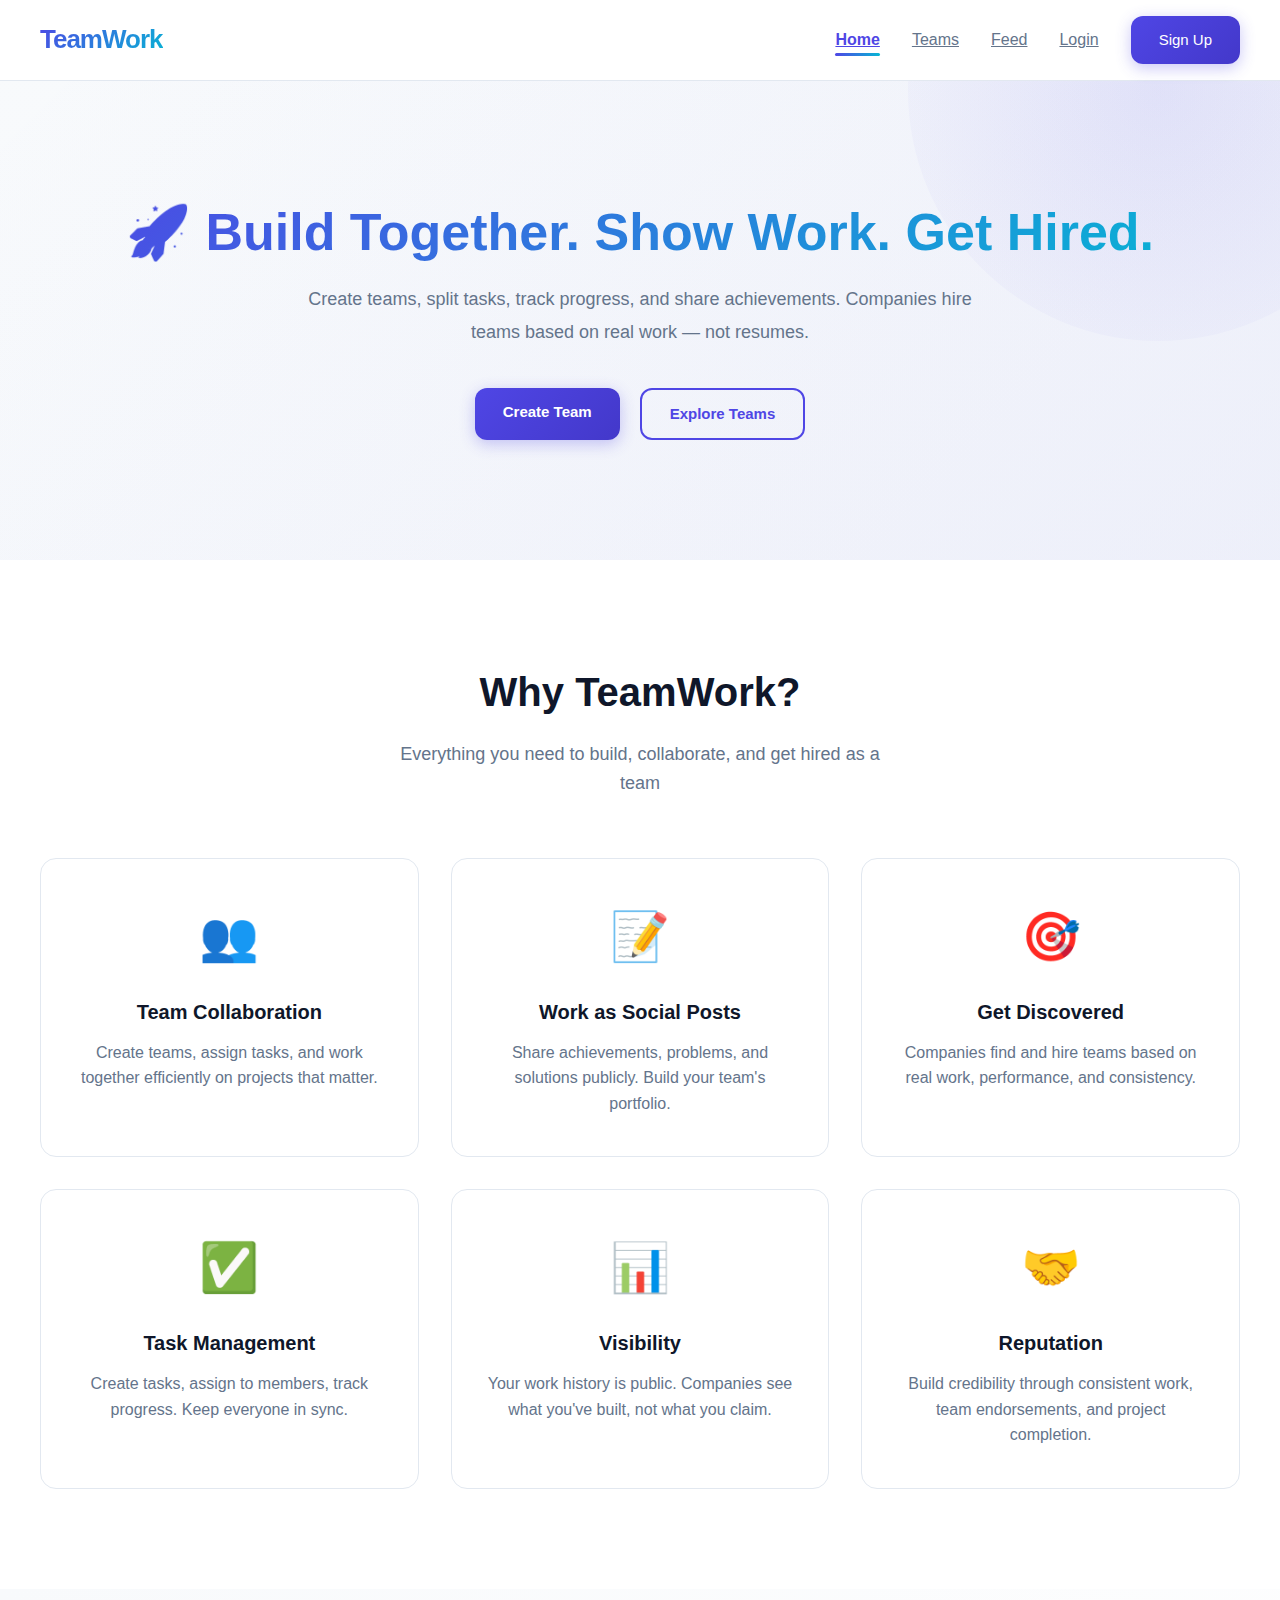
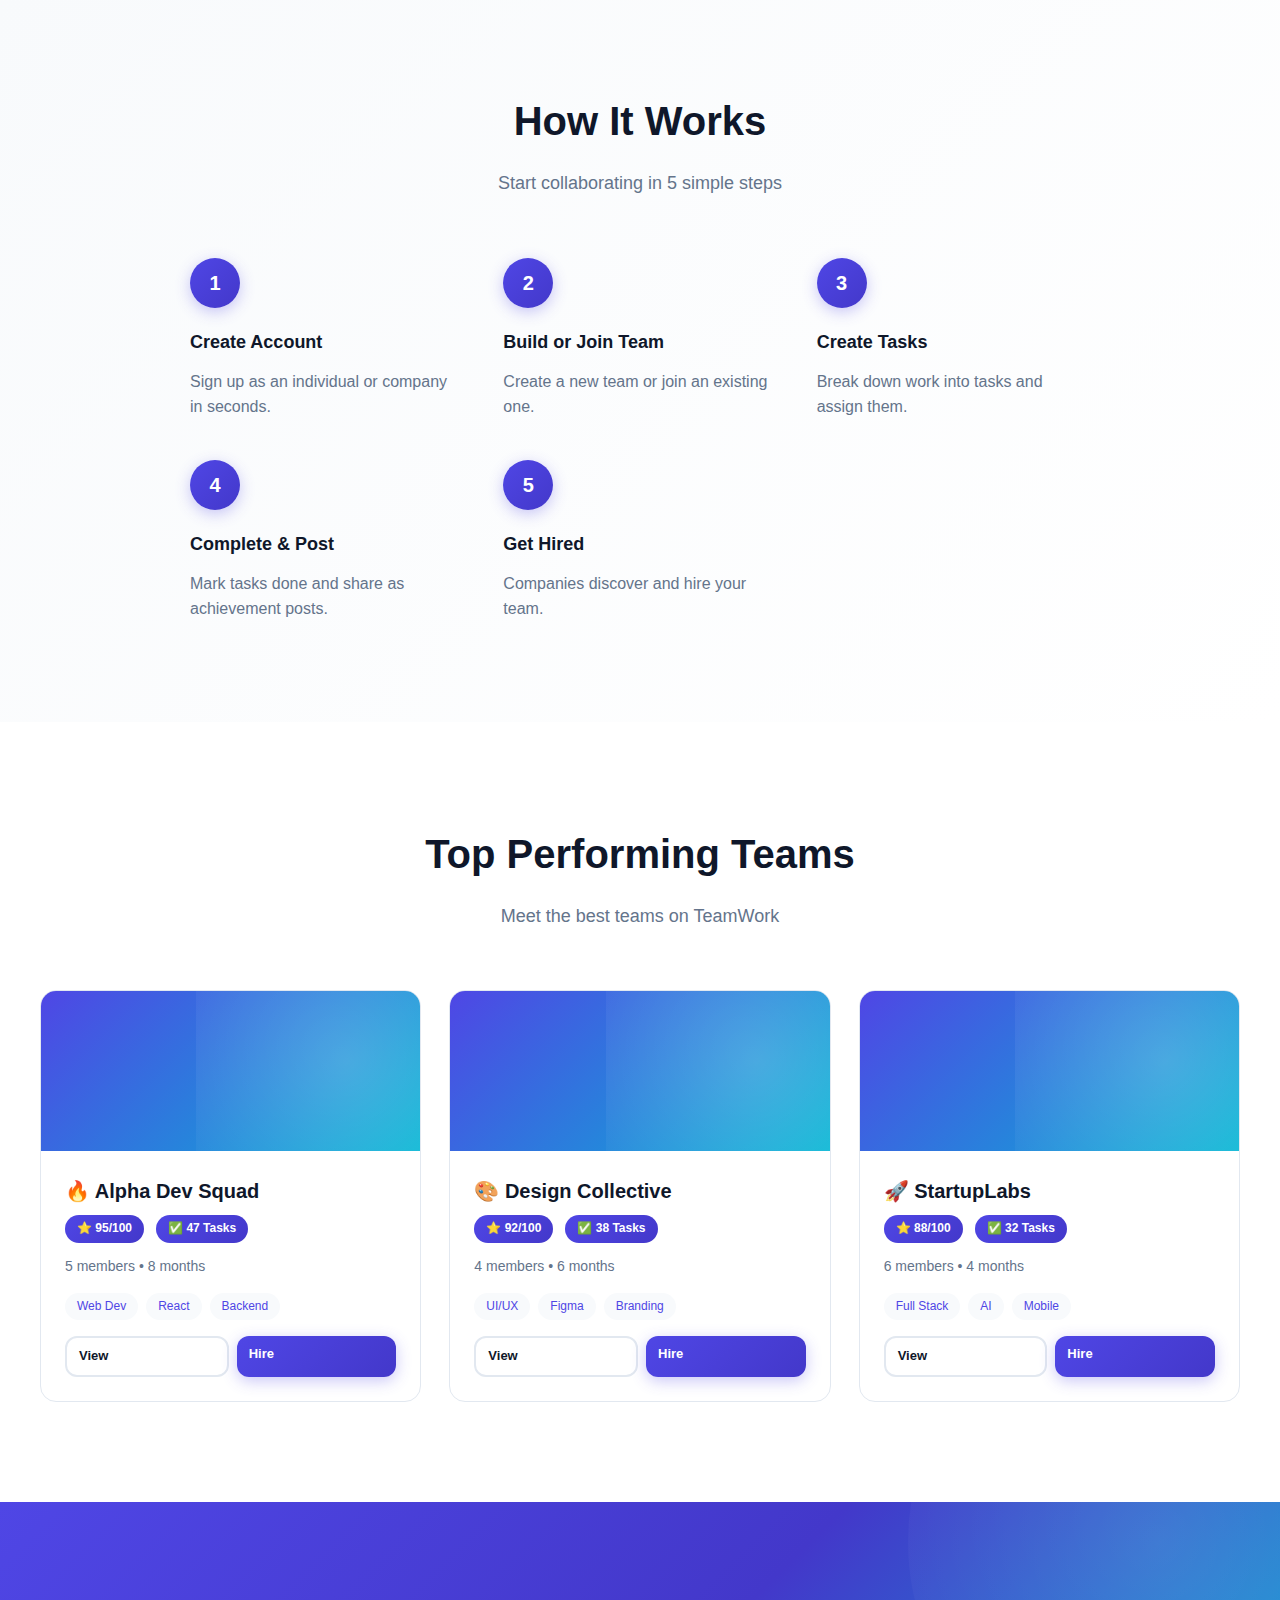
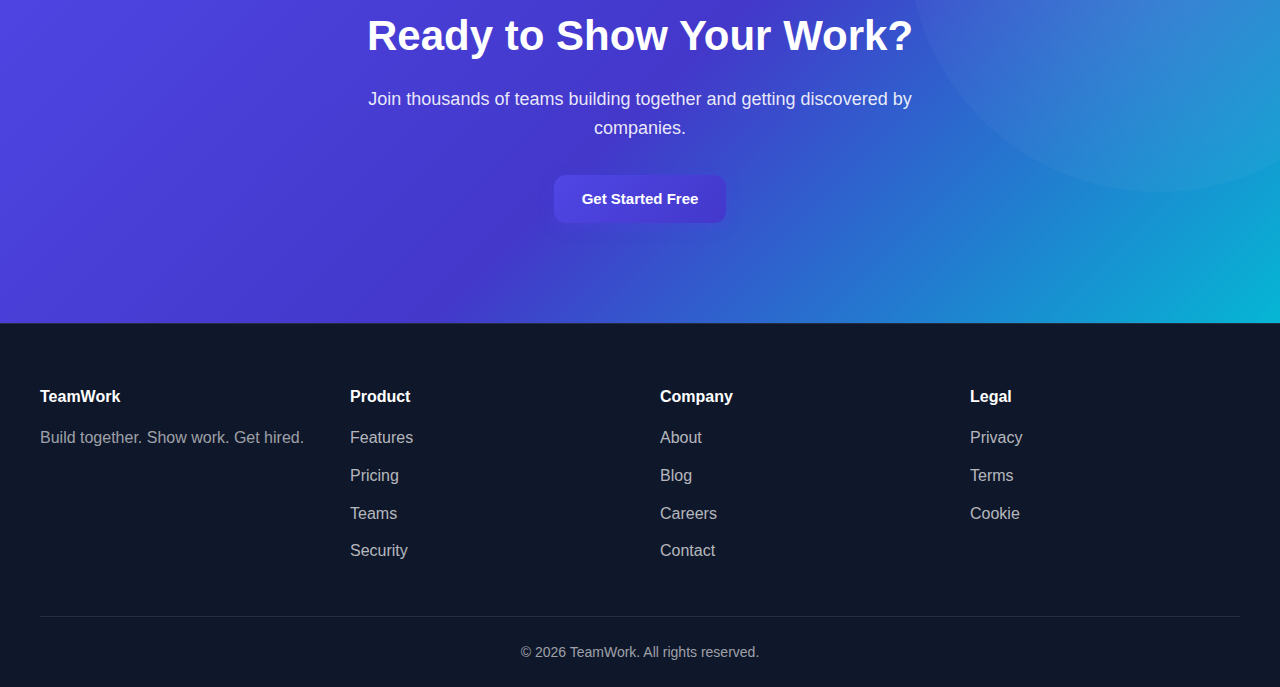
<file: frontend/index.html>
<!DOCTYPE html>
<html lang="en">
<head>
  <meta charset="UTF-8" />
  <meta name="viewport" content="width=device-width, initial-scale=1.0" />
  <title>TeamWork - Build Together. Show Work. Get Hired.</title>
  <link rel="stylesheet" href="css/enhanced.css" />
</head>
<body>
  <!-- NAVBAR -->
  <nav class="navbar">
    <div class="logo">TeamWork</div>
    <ul class="nav-links">
      <li><a href="index.html" class="active">Home</a></li>
      <li><a href="teams.html">Teams</a></li>
      <li><a href="feed.html">Feed</a></li>
      <li><a href="login.html">Login</a></li>
      <li><a href="signup.html" class="btn primary">Sign Up</a></li>
    </ul>
  </nav>

  <!-- HERO SECTION -->
  <section class="hero">
    <h1>🚀 Build Together. Show Work. Get Hired.</h1>
    <p>
      Create teams, split tasks, track progress, and share achievements.
      Companies hire teams based on real work — not resumes.
    </p>
    <div class="hero-buttons">
      <a href="create-team.html" class="btn primary">Create Team</a>
      <a href="teams.html" class="btn secondary">Explore Teams</a>
    </div>
  </section>

  <!-- FEATURES SECTION -->
  <section class="features">
    <div class="section-title">
      <h2>Why TeamWork?</h2>
      <p>Everything you need to build, collaborate, and get hired as a team</p>
    </div>
    <div class="feature-grid">
      <div class="feature-card">
        <span class="feature-icon">👥</span>
        <h3>Team Collaboration</h3>
        <p>Create teams, assign tasks, and work together efficiently on projects that matter.</p>
      </div>
      <div class="feature-card">
        <span class="feature-icon">📝</span>
        <h3>Work as Social Posts</h3>
        <p>Share achievements, problems, and solutions publicly. Build your team's portfolio.</p>
      </div>
      <div class="feature-card">
        <span class="feature-icon">🎯</span>
        <h3>Get Discovered</h3>
        <p>Companies find and hire teams based on real work, performance, and consistency.</p>
      </div>
      <div class="feature-card">
        <span class="feature-icon">✅</span>
        <h3>Task Management</h3>
        <p>Create tasks, assign to members, track progress. Keep everyone in sync.</p>
      </div>
      <div class="feature-card">
        <span class="feature-icon">📊</span>
        <h3>Visibility</h3>
        <p>Your work history is public. Companies see what you've built, not what you claim.</p>
      </div>
      <div class="feature-card">
        <span class="feature-icon">🤝</span>
        <h3>Reputation</h3>
        <p>Build credibility through consistent work, team endorsements, and project completion.</p>
      </div>
    </div>
  </section>

  <!-- HOW IT WORKS SECTION -->
  <section class="how-it-works">
    <div class="section-title">
      <h2>How It Works</h2>
      <p>Start collaborating in 5 simple steps</p>
    </div>
    <div class="steps-container">
      <div class="steps">
        <div class="step">
          <div class="step-number">1</div>
          <h3>Create Account</h3>
          <p>Sign up as an individual or company in seconds.</p>
        </div>
        <div class="step">
          <div class="step-number">2</div>
          <h3>Build or Join Team</h3>
          <p>Create a new team or join an existing one.</p>
        </div>
        <div class="step">
          <div class="step-number">3</div>
          <h3>Create Tasks</h3>
          <p>Break down work into tasks and assign them.</p>
        </div>
        <div class="step">
          <div class="step-number">4</div>
          <h3>Complete & Post</h3>
          <p>Mark tasks done and share as achievement posts.</p>
        </div>
        <div class="step">
          <div class="step-number">5</div>
          <h3>Get Hired</h3>
          <p>Companies discover and hire your team.</p>
        </div>
      </div>
    </div>
  </section>

  <!-- FEATURED TEAMS -->
  <section class="team-showcase">
    <div class="section-title">
      <h2>Top Performing Teams</h2>
      <p>Meet the best teams on TeamWork</p>
    </div>
    <div class="team-grid">
      <div class="team-card">
        <div class="team-banner"></div>
        <div class="team-info">
          <div class="team-name">🔥 Alpha Dev Squad</div>
          <div class="team-score">
            <span class="score-badge">⭐ 95/100</span>
            <span class="score-badge">✅ 47 Tasks</span>
          </div>
          <div class="team-members">5 members • 8 months</div>
          <div class="team-tags">
            <span class="tag">Web Dev</span>
            <span class="tag">React</span>
            <span class="tag">Backend</span>
          </div>
          <div class="team-action">
            <a href="team-profile.html" class="btn outline">View</a>
            <a href="#" class="btn primary">Hire</a>
          </div>
        </div>
      </div>

      <div class="team-card">
        <div class="team-banner"></div>
        <div class="team-info">
          <div class="team-name">🎨 Design Collective</div>
          <div class="team-score">
            <span class="score-badge">⭐ 92/100</span>
            <span class="score-badge">✅ 38 Tasks</span>
          </div>
          <div class="team-members">4 members • 6 months</div>
          <div class="team-tags">
            <span class="tag">UI/UX</span>
            <span class="tag">Figma</span>
            <span class="tag">Branding</span>
          </div>
          <div class="team-action">
            <a href="team-profile.html" class="btn outline">View</a>
            <a href="#" class="btn primary">Hire</a>
          </div>
        </div>
      </div>

      <div class="team-card">
        <div class="team-banner"></div>
        <div class="team-info">
          <div class="team-name">🚀 StartupLabs</div>
          <div class="team-score">
            <span class="score-badge">⭐ 88/100</span>
            <span class="score-badge">✅ 32 Tasks</span>
          </div>
          <div class="team-members">6 members • 4 months</div>
          <div class="team-tags">
            <span class="tag">Full Stack</span>
            <span class="tag">AI</span>
            <span class="tag">Mobile</span>
          </div>
          <div class="team-action">
            <a href="team-profile.html" class="btn outline">View</a>
            <a href="#" class="btn primary">Hire</a>
          </div>
        </div>
      </div>
    </div>
  </section>

  <!-- CTA SECTION -->
  <section class="cta">
    <h2>Ready to Show Your Work?</h2>
    <p>Join thousands of teams building together and getting discovered by companies.</p>
    <a href="signup.html" class="btn primary">Get Started Free</a>
  </section>

  <!-- FOOTER -->
  <footer class="footer">
    <div class="footer-content">
      <div class="footer-section">
        <h3>TeamWork</h3>
        <p style="color: rgba(255, 255, 255, 0.6); margin: 0;">Build together. Show work. Get hired.</p>
      </div>
      <div class="footer-section">
        <h3>Product</h3>
        <a href="#">Features</a>
        <a href="#">Pricing</a>
        <a href="#">Teams</a>
        <a href="#">Security</a>
      </div>
      <div class="footer-section">
        <h3>Company</h3>
        <a href="#">About</a>
        <a href="#">Blog</a>
        <a href="#">Careers</a>
        <a href="#">Contact</a>
      </div>
      <div class="footer-section">
        <h3>Legal</h3>
        <a href="#">Privacy</a>
        <a href="#">Terms</a>
        <a href="#">Cookie</a>
      </div>
    </div>
    <div class="footer-bottom">
      <p>© 2026 TeamWork. All rights reserved.</p>
    </div>
  </footer>

  <script src="js/main.js"></script>
</body>
</html>
</file>
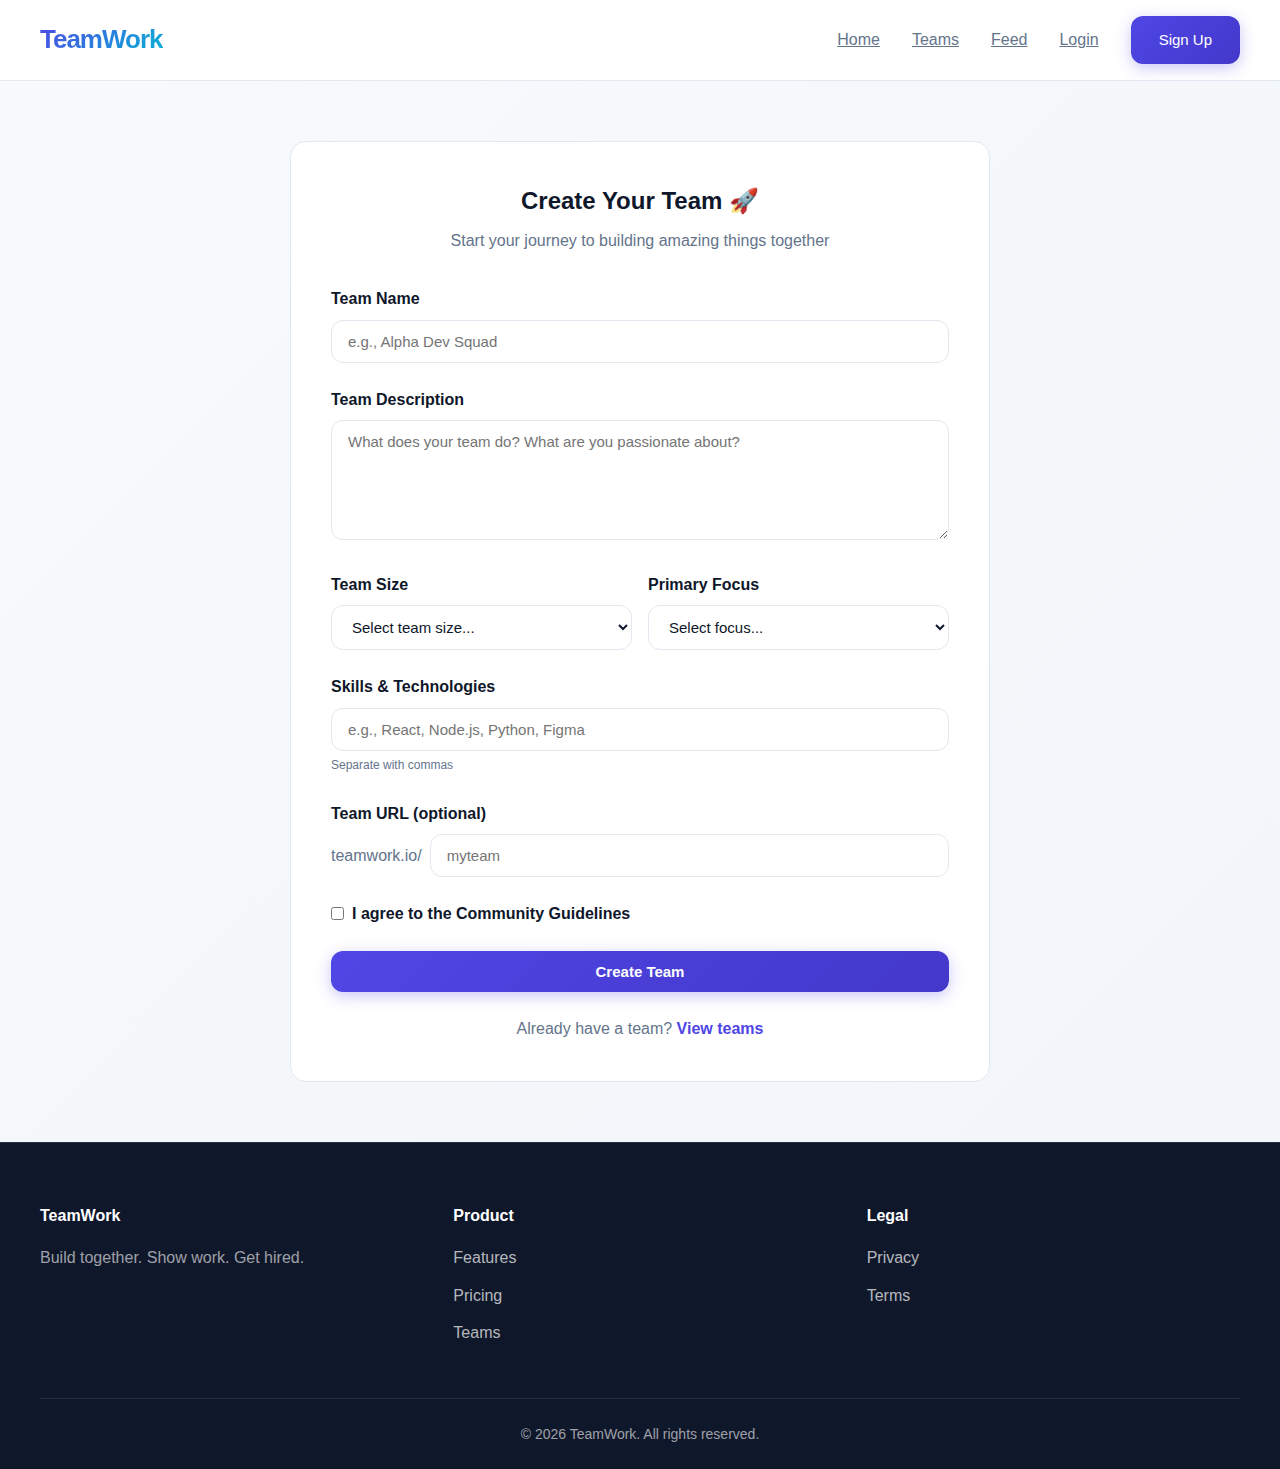
<file: frontend/create-team.html>
<!DOCTYPE html>
<html lang="en">
<head>
  <meta charset="UTF-8" />
  <meta name="viewport" content="width=device-width, initial-scale=1.0" />
  <title>Create Team - TeamWork</title>
  <link rel="stylesheet" href="css/enhanced.css" />
</head>
<body>
  <!-- NAVBAR -->
  <nav class="navbar">
    <div class="logo">TeamWork</div>
    <ul class="nav-links">
      <li><a href="index.html">Home</a></li>
      <li><a href="teams.html">Teams</a></li>
      <li><a href="feed.html">Feed</a></li>
      <li><a href="login.html">Login</a></li>
      <li><a href="signup.html" class="btn primary">Sign Up</a></li>
    </ul>
  </nav>

  <!-- CREATE TEAM FORM -->
  <div class="form-container" style="max-width: 700px;">
    <h2 style="text-align: center; margin-bottom: 8px;">Create Your Team 🚀</h2>
    <p style="text-align: center; color: var(--gray); margin-bottom: 32px;">Start your journey to building amazing things together</p>

    <form id="createTeamForm">
      <div class="form-group">
        <label class="form-label">Team Name</label>
        <input type="text" class="form-input" placeholder="e.g., Alpha Dev Squad" required />
      </div>

      <div class="form-group">
        <label class="form-label">Team Description</label>
        <textarea class="form-textarea" placeholder="What does your team do? What are you passionate about?" required></textarea>
      </div>

      <div style="display: grid; grid-template-columns: 1fr 1fr; gap: 16px;">
        <div class="form-group">
          <label class="form-label">Team Size</label>
          <select class="form-select" required>
            <option value="">Select team size...</option>
            <option value="1-3">1-3 members</option>
            <option value="4-6">4-6 members</option>
            <option value="7-10">7-10 members</option>
            <option value="10+">10+ members</option>
          </select>
        </div>
        <div class="form-group">
          <label class="form-label">Primary Focus</label>
          <select class="form-select" required>
            <option value="">Select focus...</option>
            <option value="web">Web Development</option>
            <option value="mobile">Mobile Development</option>
            <option value="design">Design</option>
            <option value="ml">Machine Learning</option>
            <option value="data">Data Science</option>
            <option value="devops">DevOps</option>
            <option value="other">Other</option>
          </select>
        </div>
      </div>

      <div class="form-group">
        <label class="form-label">Skills & Technologies</label>
        <input type="text" class="form-input" placeholder="e.g., React, Node.js, Python, Figma" />
        <small style="color: var(--gray); font-size: 12px; margin-top: 6px;">Separate with commas</small>
      </div>

      <div class="form-group">
        <label class="form-label">Team URL (optional)</label>
        <div style="display: flex; align-items: center; gap: 8px;">
          <span style="color: var(--gray);">teamwork.io/</span>
          <input type="text" class="form-input" placeholder="myteam" style="flex: 1;" />
        </div>
      </div>

      <div class="form-group">
        <label style="display: flex; align-items: center; gap: 8px;">
          <input type="checkbox" required />
          <span class="form-label" style="margin: 0;">I agree to the Community Guidelines</span>
        </label>
      </div>

      <button type="submit" class="btn primary" style="width: 100%;">Create Team</button>
    </form>

    <div class="form-footer">
      <p>Already have a team? <a href="teams.html">View teams</a></p>
    </div>
  </div>

  <!-- FOOTER -->
  <footer class="footer">
    <div class="footer-content">
      <div class="footer-section">
        <h3>TeamWork</h3>
        <p style="color: rgba(255, 255, 255, 0.6); margin: 0;">Build together. Show work. Get hired.</p>
      </div>
      <div class="footer-section">
        <h3>Product</h3>
        <a href="#">Features</a>
        <a href="#">Pricing</a>
        <a href="#">Teams</a>
      </div>
      <div class="footer-section">
        <h3>Legal</h3>
        <a href="#">Privacy</a>
        <a href="#">Terms</a>
      </div>
    </div>
    <div class="footer-bottom">
      <p>© 2026 TeamWork. All rights reserved.</p>
    </div>
  </footer>

  <script src="js/main.js"></script>
</body>
</html>
</file>
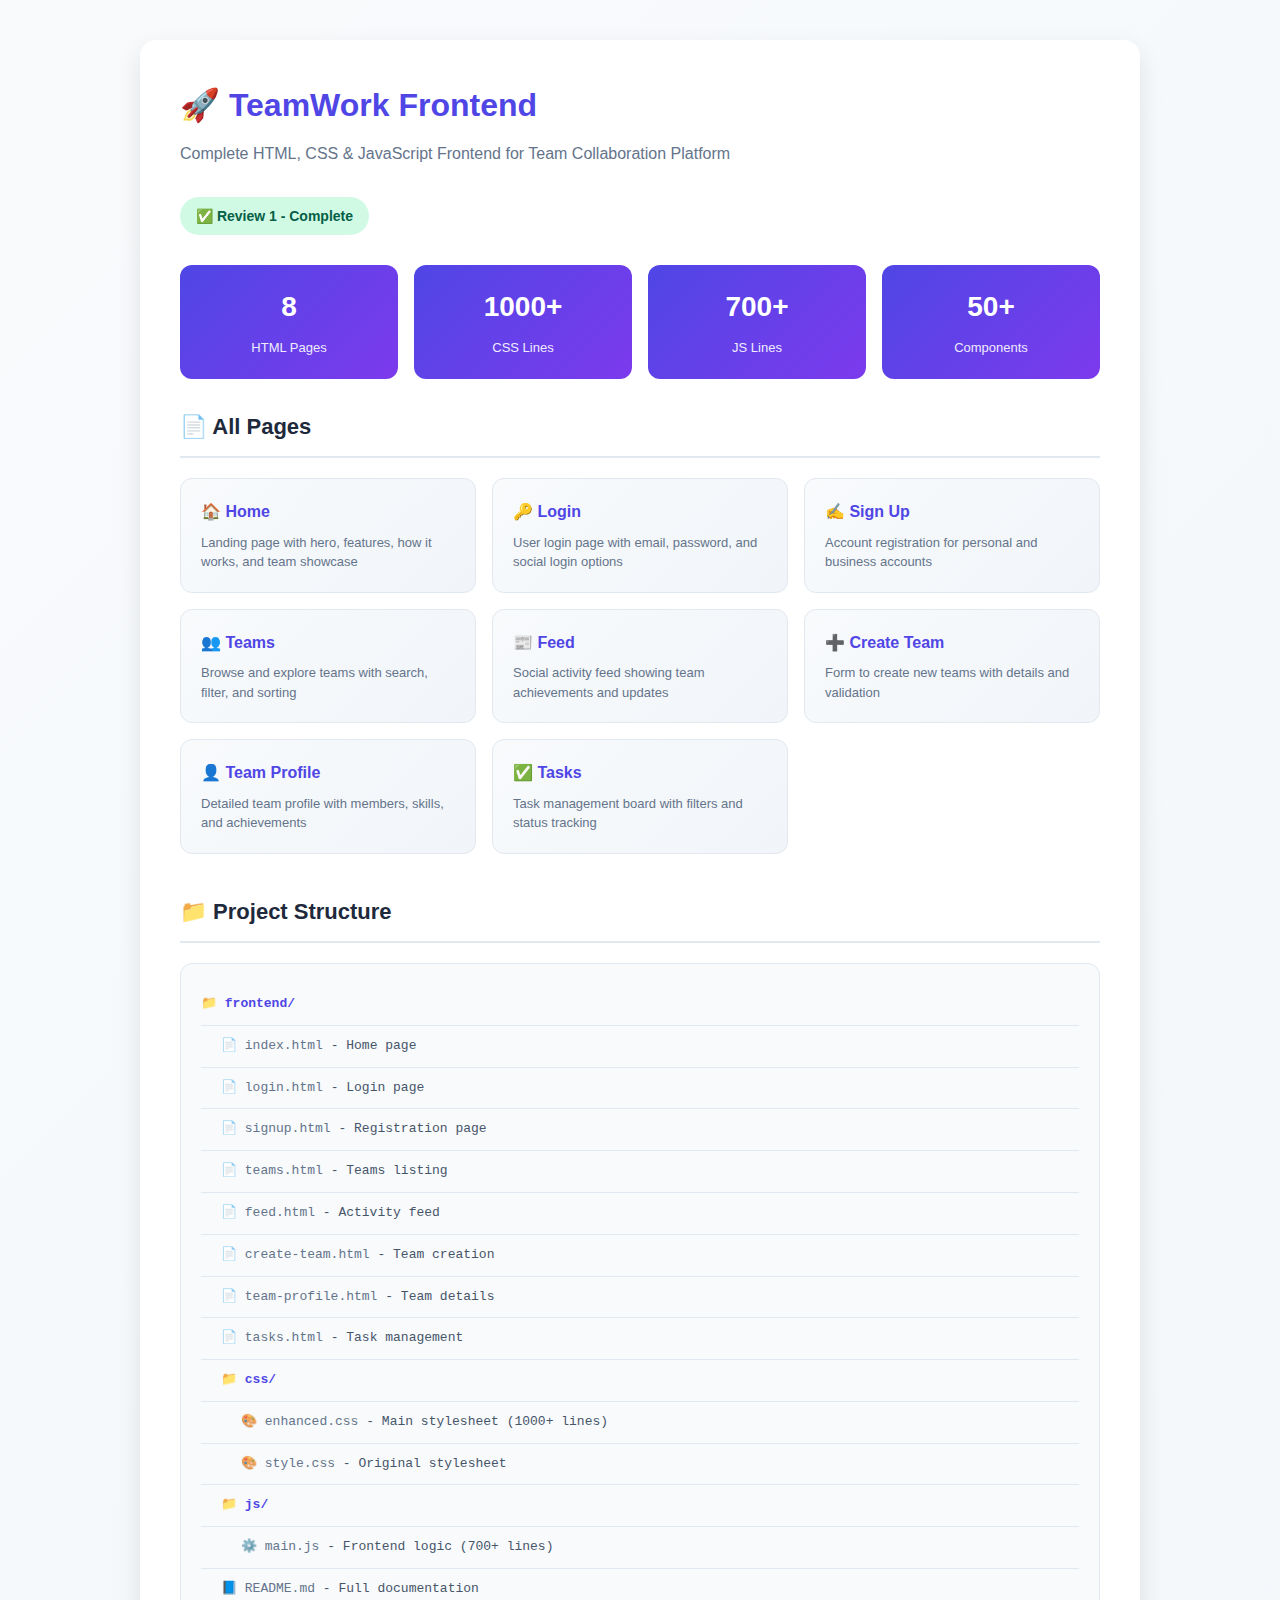
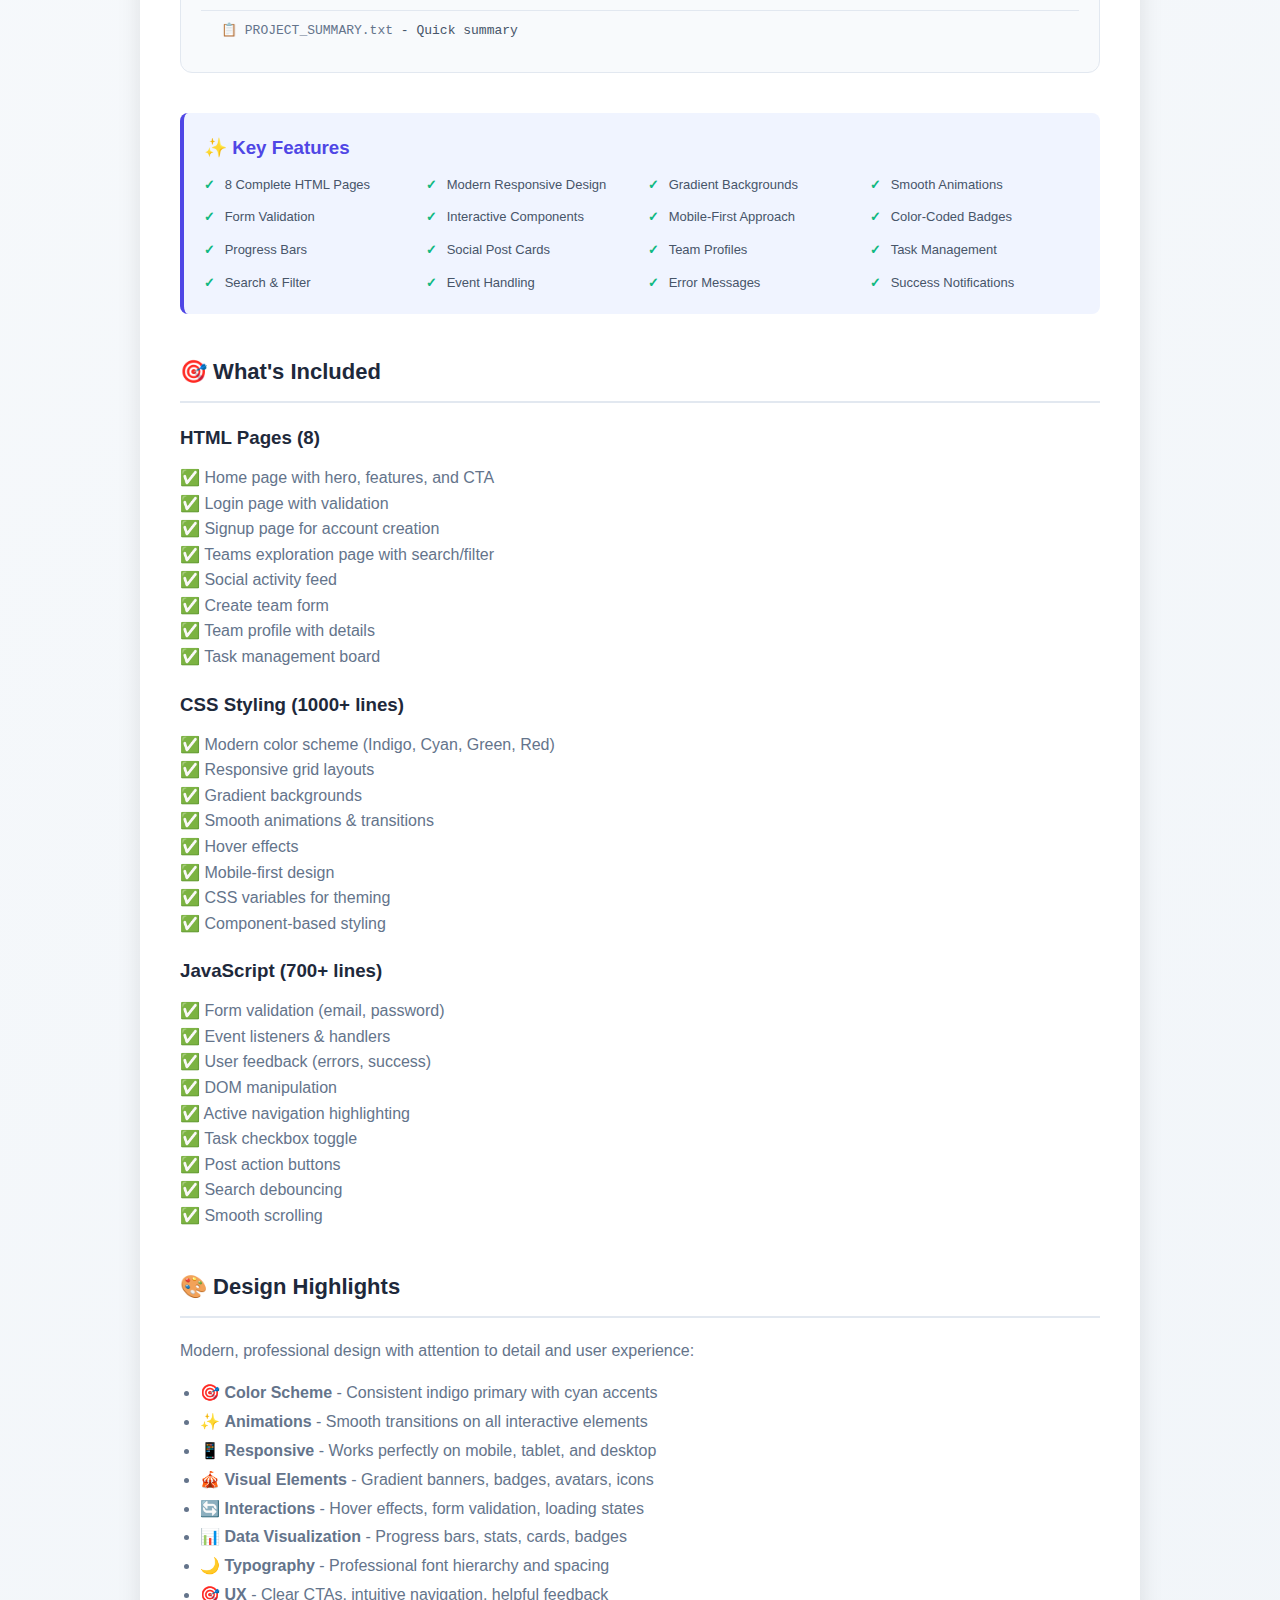
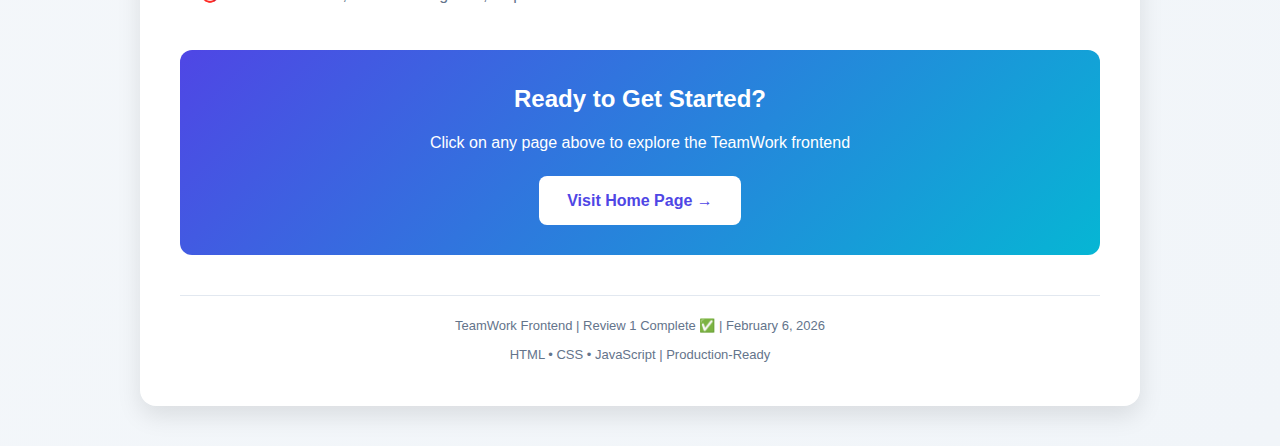
<file: frontend/directory.html>
<!DOCTYPE html>
<html lang="en">
<head>
  <meta charset="UTF-8" />
  <meta name="viewport" content="width=device-width, initial-scale=1.0" />
  <title>TeamWork Frontend - Project Directory</title>
  <style>
    * {
      margin: 0;
      padding: 0;
      box-sizing: border-box;
    }
    
    body {
      font-family: -apple-system, BlinkMacSystemFont, "Segoe UI", Roboto, sans-serif;
      background: linear-gradient(135deg, #f8fafc 0%, #f1f5f9 100%);
      color: #0f172a;
      line-height: 1.6;
      min-height: 100vh;
      padding: 40px 20px;
    }
    
    .container {
      max-width: 1000px;
      margin: 0 auto;
      background: white;
      border-radius: 16px;
      padding: 40px;
      box-shadow: 0 10px 25px rgba(0, 0, 0, 0.1);
    }
    
    h1 {
      color: #4f46e5;
      margin-bottom: 10px;
      font-size: 32px;
    }
    
    .subtitle {
      color: #64748b;
      margin-bottom: 30px;
      font-size: 16px;
    }
    
    .status {
      display: inline-block;
      background: #d1fae5;
      color: #065f46;
      padding: 8px 16px;
      border-radius: 20px;
      font-weight: 600;
      margin-bottom: 30px;
      font-size: 14px;
    }
    
    .section {
      margin-bottom: 40px;
    }
    
    .section h2 {
      color: #1e293b;
      font-size: 22px;
      margin-bottom: 20px;
      border-bottom: 2px solid #e2e8f0;
      padding-bottom: 12px;
    }
    
    .pages {
      display: grid;
      grid-template-columns: repeat(auto-fit, minmax(250px, 1fr));
      gap: 16px;
      margin-bottom: 30px;
    }
    
    .page-card {
      background: linear-gradient(135deg, #f8fafc 0%, #f1f5f9 100%);
      border: 1px solid #e2e8f0;
      border-radius: 12px;
      padding: 20px;
      transition: all 0.3s ease;
      text-decoration: none;
      color: inherit;
      display: block;
    }
    
    .page-card:hover {
      border-color: #4f46e5;
      box-shadow: 0 4px 12px rgba(79, 70, 229, 0.15);
      transform: translateY(-2px);
    }
    
    .page-card h3 {
      color: #4f46e5;
      margin-bottom: 8px;
      font-size: 16px;
    }
    
    .page-card p {
      color: #64748b;
      font-size: 13px;
      line-height: 1.5;
    }
    
    .file-list {
      background: #f8fafc;
      border: 1px solid #e2e8f0;
      border-radius: 12px;
      padding: 20px;
      margin-bottom: 20px;
    }
    
    .file-item {
      padding: 10px 0;
      border-bottom: 1px solid #e2e8f0;
      font-family: 'Courier New', monospace;
      font-size: 13px;
      color: #475569;
    }
    
    .file-item:last-child {
      border-bottom: none;
    }
    
    .folder {
      color: #4f46e5;
      font-weight: 600;
    }
    
    .file {
      color: #64748b;
    }
    
    .stats {
      display: grid;
      grid-template-columns: repeat(auto-fit, minmax(200px, 1fr));
      gap: 16px;
      margin-bottom: 30px;
    }
    
    .stat-card {
      background: linear-gradient(135deg, #4f46e5 0%, #7c3aed 100%);
      color: white;
      padding: 20px;
      border-radius: 12px;
      text-align: center;
    }
    
    .stat-number {
      font-size: 28px;
      font-weight: 700;
      margin-bottom: 8px;
    }
    
    .stat-label {
      font-size: 13px;
      opacity: 0.9;
    }
    
    .features {
      background: #f0f4ff;
      border-left: 4px solid #4f46e5;
      padding: 20px;
      border-radius: 8px;
      margin-bottom: 20px;
    }
    
    .features h3 {
      color: #4f46e5;
      margin-bottom: 12px;
    }
    
    .features ul {
      list-style: none;
      display: grid;
      grid-template-columns: repeat(auto-fit, minmax(200px, 1fr));
      gap: 12px;
    }
    
    .features li {
      color: #475569;
      font-size: 13px;
    }
    
    .features li:before {
      content: "✓ ";
      color: #10b981;
      font-weight: bold;
      margin-right: 6px;
    }
    
    .cta {
      background: linear-gradient(135deg, #4f46e5 0%, #06b6d4 100%);
      color: white;
      padding: 30px;
      border-radius: 12px;
      text-align: center;
      margin-top: 40px;
    }
    
    .cta h2 {
      color: white;
      border: none;
      padding: 0;
      margin-bottom: 12px;
    }
    
    .cta p {
      margin-bottom: 20px;
    }
    
    .btn {
      display: inline-block;
      background: white;
      color: #4f46e5;
      padding: 12px 28px;
      border-radius: 8px;
      text-decoration: none;
      font-weight: 600;
      transition: all 0.3s ease;
      border: none;
      cursor: pointer;
    }
    
    .btn:hover {
      transform: translateY(-2px);
      box-shadow: 0 4px 12px rgba(0, 0, 0, 0.15);
    }
    
    .footer {
      text-align: center;
      margin-top: 40px;
      padding-top: 20px;
      border-top: 1px solid #e2e8f0;
      color: #64748b;
      font-size: 13px;
    }
  </style>
</head>
<body>
  <div class="container">
    <h1>🚀 TeamWork Frontend</h1>
    <p class="subtitle">Complete HTML, CSS & JavaScript Frontend for Team Collaboration Platform</p>
    <span class="status">✅ Review 1 - Complete</span>

    <!-- STATS -->
    <div class="stats">
      <div class="stat-card">
        <div class="stat-number">8</div>
        <div class="stat-label">HTML Pages</div>
      </div>
      <div class="stat-card">
        <div class="stat-number">1000+</div>
        <div class="stat-label">CSS Lines</div>
      </div>
      <div class="stat-card">
        <div class="stat-number">700+</div>
        <div class="stat-label">JS Lines</div>
      </div>
      <div class="stat-card">
        <div class="stat-number">50+</div>
        <div class="stat-label">Components</div>
      </div>
    </div>

    <!-- PAGES SECTION -->
    <div class="section">
      <h2>📄 All Pages</h2>
      <div class="pages">
        <a href="index.html" class="page-card">
          <h3>🏠 Home</h3>
          <p>Landing page with hero, features, how it works, and team showcase</p>
        </a>
        
        <a href="login.html" class="page-card">
          <h3>🔑 Login</h3>
          <p>User login page with email, password, and social login options</p>
        </a>
        
        <a href="signup.html" class="page-card">
          <h3>✍️ Sign Up</h3>
          <p>Account registration for personal and business accounts</p>
        </a>
        
        <a href="teams.html" class="page-card">
          <h3>👥 Teams</h3>
          <p>Browse and explore teams with search, filter, and sorting</p>
        </a>
        
        <a href="feed.html" class="page-card">
          <h3>📰 Feed</h3>
          <p>Social activity feed showing team achievements and updates</p>
        </a>
        
        <a href="create-team.html" class="page-card">
          <h3>➕ Create Team</h3>
          <p>Form to create new teams with details and validation</p>
        </a>
        
        <a href="team-profile.html" class="page-card">
          <h3>👤 Team Profile</h3>
          <p>Detailed team profile with members, skills, and achievements</p>
        </a>
        
        <a href="tasks.html" class="page-card">
          <h3>✅ Tasks</h3>
          <p>Task management board with filters and status tracking</p>
        </a>
      </div>
    </div>

    <!-- PROJECT STRUCTURE -->
    <div class="section">
      <h2>📁 Project Structure</h2>
      <div class="file-list">
        <div class="file-item"><span class="folder">📁 frontend/</span></div>
        <div class="file-item" style="padding-left: 20px;"><span class="file">📄 index.html</span> - Home page</div>
        <div class="file-item" style="padding-left: 20px;"><span class="file">📄 login.html</span> - Login page</div>
        <div class="file-item" style="padding-left: 20px;"><span class="file">📄 signup.html</span> - Registration page</div>
        <div class="file-item" style="padding-left: 20px;"><span class="file">📄 teams.html</span> - Teams listing</div>
        <div class="file-item" style="padding-left: 20px;"><span class="file">📄 feed.html</span> - Activity feed</div>
        <div class="file-item" style="padding-left: 20px;"><span class="file">📄 create-team.html</span> - Team creation</div>
        <div class="file-item" style="padding-left: 20px;"><span class="file">📄 team-profile.html</span> - Team details</div>
        <div class="file-item" style="padding-left: 20px;"><span class="file">📄 tasks.html</span> - Task management</div>
        <div class="file-item" style="padding-left: 20px;"><span class="folder">📁 css/</span></div>
        <div class="file-item" style="padding-left: 40px;"><span class="file">🎨 enhanced.css</span> - Main stylesheet (1000+ lines)</div>
        <div class="file-item" style="padding-left: 40px;"><span class="file">🎨 style.css</span> - Original stylesheet</div>
        <div class="file-item" style="padding-left: 20px;"><span class="folder">📁 js/</span></div>
        <div class="file-item" style="padding-left: 40px;"><span class="file">⚙️ main.js</span> - Frontend logic (700+ lines)</div>
        <div class="file-item" style="padding-left: 20px;"><span class="file">📘 README.md</span> - Full documentation</div>
        <div class="file-item" style="padding-left: 20px;"><span class="file">📋 PROJECT_SUMMARY.txt</span> - Quick summary</div>
      </div>
    </div>

    <!-- FEATURES -->
    <div class="section">
      <div class="features">
        <h3>✨ Key Features</h3>
        <ul>
          <li>8 Complete HTML Pages</li>
          <li>Modern Responsive Design</li>
          <li>Gradient Backgrounds</li>
          <li>Smooth Animations</li>
          <li>Form Validation</li>
          <li>Interactive Components</li>
          <li>Mobile-First Approach</li>
          <li>Color-Coded Badges</li>
          <li>Progress Bars</li>
          <li>Social Post Cards</li>
          <li>Team Profiles</li>
          <li>Task Management</li>
          <li>Search & Filter</li>
          <li>Event Handling</li>
          <li>Error Messages</li>
          <li>Success Notifications</li>
        </ul>
      </div>
    </div>

    <!-- WHAT'S INCLUDED -->
    <div class="section">
      <h2>🎯 What's Included</h2>
      
      <h3 style="color: #1e293b; margin-top: 20px; margin-bottom: 12px;">HTML Pages (8)</h3>
      <p style="color: #64748b; margin-bottom: 16px;">
        ✅ Home page with hero, features, and CTA<br>
        ✅ Login page with validation<br>
        ✅ Signup page for account creation<br>
        ✅ Teams exploration page with search/filter<br>
        ✅ Social activity feed<br>
        ✅ Create team form<br>
        ✅ Team profile with details<br>
        ✅ Task management board
      </p>

      <h3 style="color: #1e293b; margin-top: 20px; margin-bottom: 12px;">CSS Styling (1000+ lines)</h3>
      <p style="color: #64748b; margin-bottom: 16px;">
        ✅ Modern color scheme (Indigo, Cyan, Green, Red)<br>
        ✅ Responsive grid layouts<br>
        ✅ Gradient backgrounds<br>
        ✅ Smooth animations & transitions<br>
        ✅ Hover effects<br>
        ✅ Mobile-first design<br>
        ✅ CSS variables for theming<br>
        ✅ Component-based styling
      </p>

      <h3 style="color: #1e293b; margin-top: 20px; margin-bottom: 12px;">JavaScript (700+ lines)</h3>
      <p style="color: #64748b; margin-bottom: 16px;">
        ✅ Form validation (email, password)<br>
        ✅ Event listeners & handlers<br>
        ✅ User feedback (errors, success)<br>
        ✅ DOM manipulation<br>
        ✅ Active navigation highlighting<br>
        ✅ Task checkbox toggle<br>
        ✅ Post action buttons<br>
        ✅ Search debouncing<br>
        ✅ Smooth scrolling
      </p>
    </div>

    <!-- DESIGN HIGHLIGHTS -->
    <div class="section">
      <h2>🎨 Design Highlights</h2>
      <p style="color: #64748b; margin-bottom: 16px;">
        Modern, professional design with attention to detail and user experience:
      </p>
      <ul style="color: #64748b; margin-left: 20px; line-height: 1.8;">
        <li>🎯 <strong>Color Scheme</strong> - Consistent indigo primary with cyan accents</li>
        <li>✨ <strong>Animations</strong> - Smooth transitions on all interactive elements</li>
        <li>📱 <strong>Responsive</strong> - Works perfectly on mobile, tablet, and desktop</li>
        <li>🎪 <strong>Visual Elements</strong> - Gradient banners, badges, avatars, icons</li>
        <li>🔄 <strong>Interactions</strong> - Hover effects, form validation, loading states</li>
        <li>📊 <strong>Data Visualization</strong> - Progress bars, stats, cards, badges</li>
        <li>🌙 <strong>Typography</strong> - Professional font hierarchy and spacing</li>
        <li>🎯 <strong>UX</strong> - Clear CTAs, intuitive navigation, helpful feedback</li>
      </ul>
    </div>

    <!-- CTA SECTION -->
    <div class="cta">
      <h2>Ready to Get Started?</h2>
      <p>Click on any page above to explore the TeamWork frontend</p>
      <a href="index.html" class="btn">Visit Home Page →</a>
    </div>

    <!-- FOOTER -->
    <div class="footer">
      <p>TeamWork Frontend | Review 1 Complete ✅ | February 6, 2026</p>
      <p style="margin-top: 8px;">HTML • CSS • JavaScript | Production-Ready</p>
    </div>
  </div>
</body>
</html>
</file>
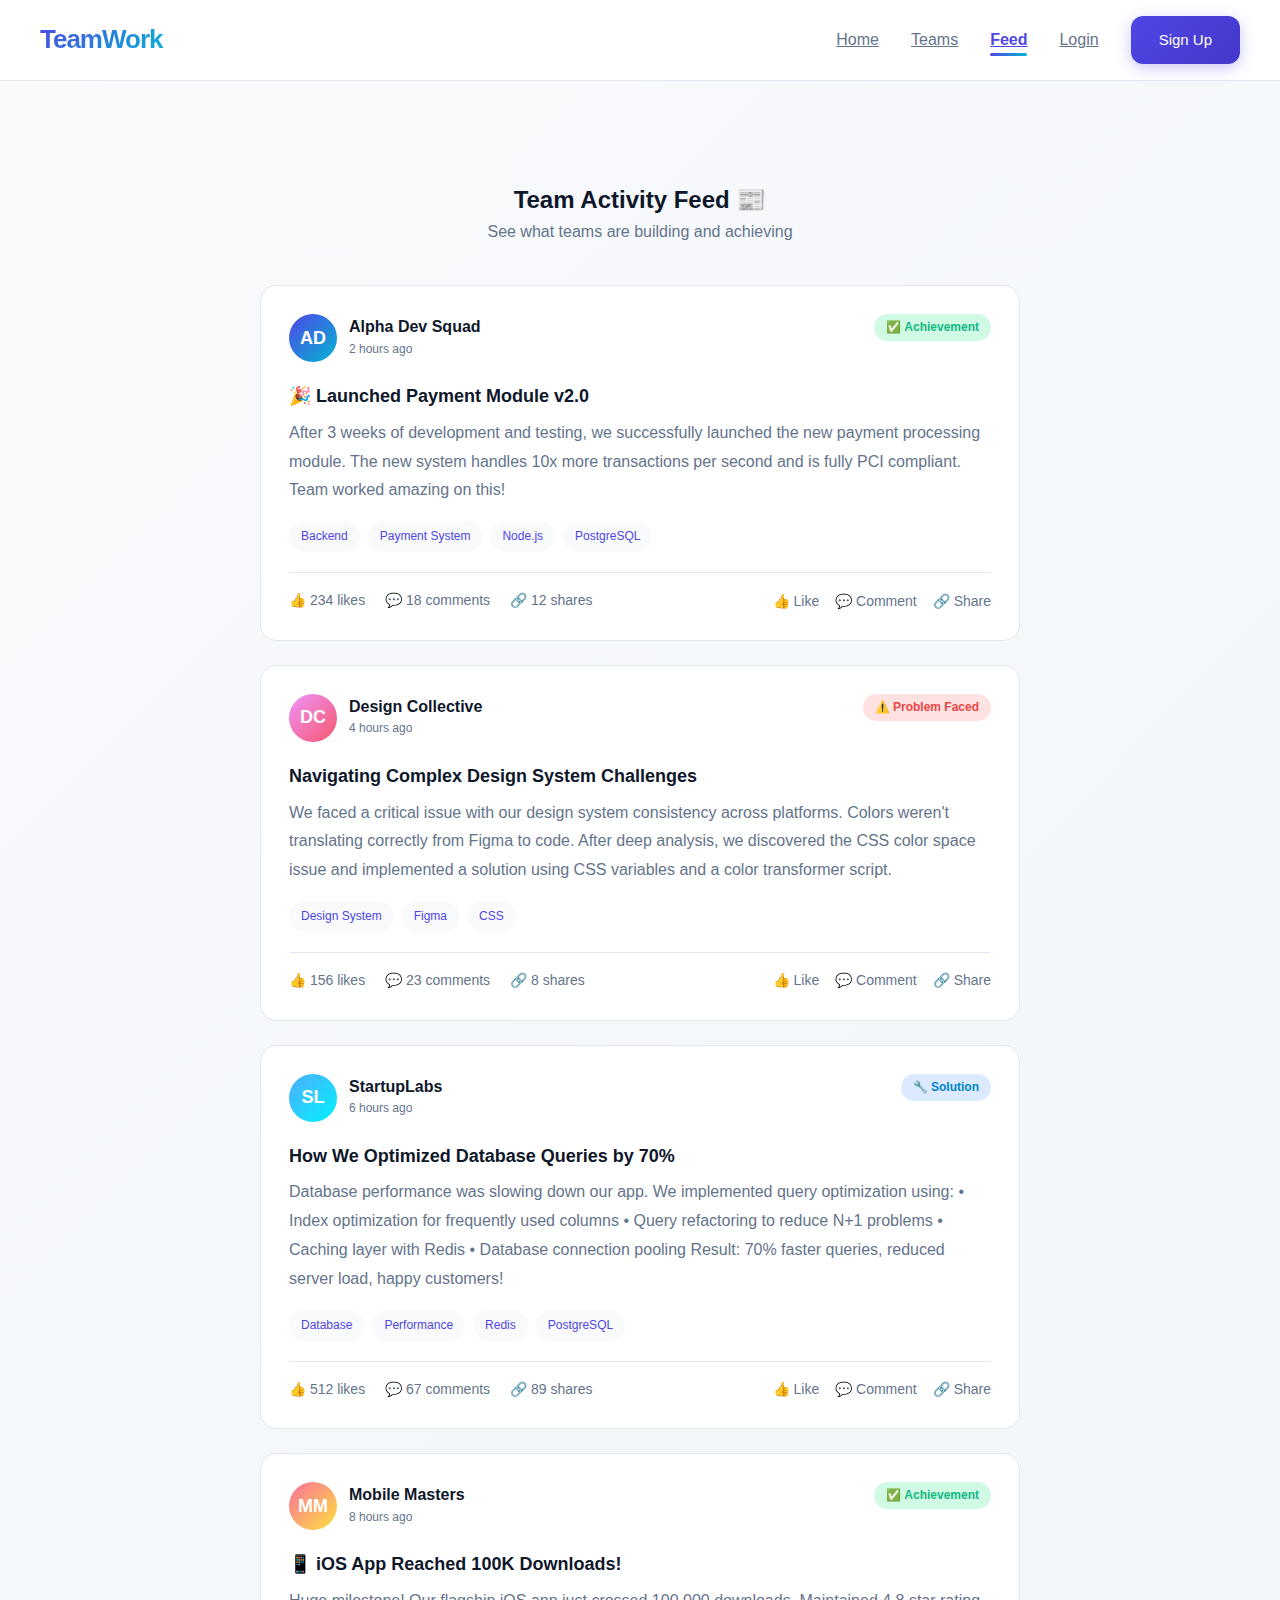
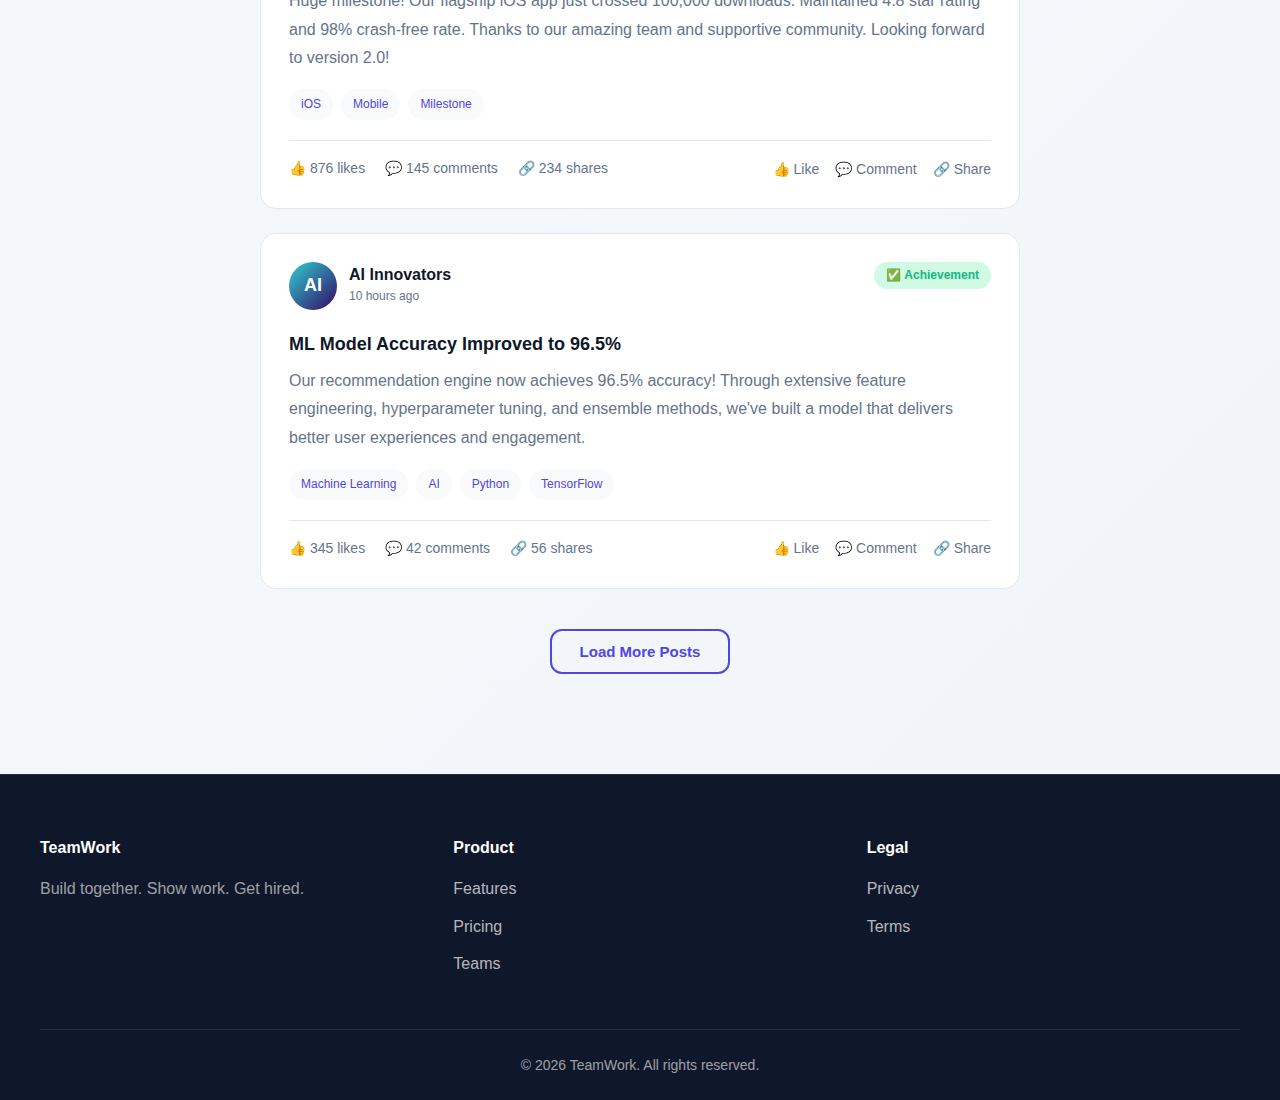
<file: frontend/feed.html>
<!DOCTYPE html>
<html lang="en">
<head>
  <meta charset="UTF-8" />
  <meta name="viewport" content="width=device-width, initial-scale=1.0" />
  <title>Social Feed - TeamWork</title>
  <link rel="stylesheet" href="css/enhanced.css" />
</head>
<body>
  <!-- NAVBAR -->
  <nav class="navbar">
    <div class="logo">TeamWork</div>
    <ul class="nav-links">
      <li><a href="index.html">Home</a></li>
      <li><a href="teams.html">Teams</a></li>
      <li><a href="feed.html" class="active">Feed</a></li>
      <li><a href="login.html">Login</a></li>
      <li><a href="signup.html" class="btn primary">Sign Up</a></li>
    </ul>
  </nav>

  <!-- FEED PAGE -->
  <div style="padding: 40px 20px; background: linear-gradient(135deg, #f8fafc 0%, #f1f5f9 100%); min-height: 100vh;">
    <div class="feed-container">
      <div style="text-align: center; margin-bottom: 40px;">
        <h2>Team Activity Feed 📰</h2>
        <p style="color: var(--gray);">See what teams are building and achieving</p>
      </div>

      <!-- POST 1 -->
      <div class="post-card">
        <div class="post-header">
          <div class="post-author">
            <div class="post-avatar">AD</div>
            <div class="post-author-info">
              <div class="post-author-name">Alpha Dev Squad</div>
              <div class="post-time">2 hours ago</div>
            </div>
          </div>
          <span class="post-badge achievement">✅ Achievement</span>
        </div>
        <div class="post-content">
          <div class="post-title">🎉 Launched Payment Module v2.0</div>
          <div class="post-description">
            After 3 weeks of development and testing, we successfully launched the new payment processing module. The new system handles 10x more transactions per second and is fully PCI compliant. Team worked amazing on this!
          </div>
          <div class="post-tags">
            <span class="post-tag">Backend</span>
            <span class="post-tag">Payment System</span>
            <span class="post-tag">Node.js</span>
            <span class="post-tag">PostgreSQL</span>
          </div>
        </div>
        <div class="post-footer">
          <div class="post-stats">
            <span>👍 234 likes</span>
            <span>💬 18 comments</span>
            <span>🔗 12 shares</span>
          </div>
          <div class="post-actions">
            <button class="action-btn">👍 Like</button>
            <button class="action-btn">💬 Comment</button>
            <button class="action-btn">🔗 Share</button>
          </div>
        </div>
      </div>

      <!-- POST 2 -->
      <div class="post-card">
        <div class="post-header">
          <div class="post-author">
            <div class="post-avatar" style="background: linear-gradient(135deg, #f093fb 0%, #f5576c 100%);">DC</div>
            <div class="post-author-info">
              <div class="post-author-name">Design Collective</div>
              <div class="post-time">4 hours ago</div>
            </div>
          </div>
          <span class="post-badge problem">⚠️ Problem Faced</span>
        </div>
        <div class="post-content">
          <div class="post-title">Navigating Complex Design System Challenges</div>
          <div class="post-description">
            We faced a critical issue with our design system consistency across platforms. Colors weren't translating correctly from Figma to code. After deep analysis, we discovered the CSS color space issue and implemented a solution using CSS variables and a color transformer script.
          </div>
          <div class="post-tags">
            <span class="post-tag">Design System</span>
            <span class="post-tag">Figma</span>
            <span class="post-tag">CSS</span>
          </div>
        </div>
        <div class="post-footer">
          <div class="post-stats">
            <span>👍 156 likes</span>
            <span>💬 23 comments</span>
            <span>🔗 8 shares</span>
          </div>
          <div class="post-actions">
            <button class="action-btn">👍 Like</button>
            <button class="action-btn">💬 Comment</button>
            <button class="action-btn">🔗 Share</button>
          </div>
        </div>
      </div>

      <!-- POST 3 -->
      <div class="post-card">
        <div class="post-header">
          <div class="post-author">
            <div class="post-avatar" style="background: linear-gradient(135deg, #4facfe 0%, #00f2fe 100%);">SL</div>
            <div class="post-author-info">
              <div class="post-author-name">StartupLabs</div>
              <div class="post-time">6 hours ago</div>
            </div>
          </div>
          <span class="post-badge solution" style="background: #dbeafe; color: #0284c7;">🔧 Solution</span>
        </div>
        <div class="post-content">
          <div class="post-title">How We Optimized Database Queries by 70%</div>
          <div class="post-description">
            Database performance was slowing down our app. We implemented query optimization using:
            • Index optimization for frequently used columns
            • Query refactoring to reduce N+1 problems
            • Caching layer with Redis
            • Database connection pooling

            Result: 70% faster queries, reduced server load, happy customers!
          </div>
          <div class="post-tags">
            <span class="post-tag">Database</span>
            <span class="post-tag">Performance</span>
            <span class="post-tag">Redis</span>
            <span class="post-tag">PostgreSQL</span>
          </div>
        </div>
        <div class="post-footer">
          <div class="post-stats">
            <span>👍 512 likes</span>
            <span>💬 67 comments</span>
            <span>🔗 89 shares</span>
          </div>
          <div class="post-actions">
            <button class="action-btn">👍 Like</button>
            <button class="action-btn">💬 Comment</button>
            <button class="action-btn">🔗 Share</button>
          </div>
        </div>
      </div>

      <!-- POST 4 -->
      <div class="post-card">
        <div class="post-header">
          <div class="post-author">
            <div class="post-avatar" style="background: linear-gradient(135deg, #fa709a 0%, #fee140 100%);">MM</div>
            <div class="post-author-info">
              <div class="post-author-name">Mobile Masters</div>
              <div class="post-time">8 hours ago</div>
            </div>
          </div>
          <span class="post-badge achievement">✅ Achievement</span>
        </div>
        <div class="post-content">
          <div class="post-title">📱 iOS App Reached 100K Downloads!</div>
          <div class="post-description">
            Huge milestone! Our flagship iOS app just crossed 100,000 downloads. Maintained 4.8 star rating and 98% crash-free rate. Thanks to our amazing team and supportive community. Looking forward to version 2.0!
          </div>
          <div class="post-tags">
            <span class="post-tag">iOS</span>
            <span class="post-tag">Mobile</span>
            <span class="post-tag">Milestone</span>
          </div>
        </div>
        <div class="post-footer">
          <div class="post-stats">
            <span>👍 876 likes</span>
            <span>💬 145 comments</span>
            <span>🔗 234 shares</span>
          </div>
          <div class="post-actions">
            <button class="action-btn">👍 Like</button>
            <button class="action-btn">💬 Comment</button>
            <button class="action-btn">🔗 Share</button>
          </div>
        </div>
      </div>

      <!-- POST 5 -->
      <div class="post-card">
        <div class="post-header">
          <div class="post-author">
            <div class="post-avatar" style="background: linear-gradient(135deg, #30cfd0 0%, #330867 100%);">AI</div>
            <div class="post-author-info">
              <div class="post-author-name">AI Innovators</div>
              <div class="post-time">10 hours ago</div>
            </div>
          </div>
          <span class="post-badge achievement">✅ Achievement</span>
        </div>
        <div class="post-content">
          <div class="post-title">ML Model Accuracy Improved to 96.5%</div>
          <div class="post-description">
            Our recommendation engine now achieves 96.5% accuracy! Through extensive feature engineering, hyperparameter tuning, and ensemble methods, we've built a model that delivers better user experiences and engagement.
          </div>
          <div class="post-tags">
            <span class="post-tag">Machine Learning</span>
            <span class="post-tag">AI</span>
            <span class="post-tag">Python</span>
            <span class="post-tag">TensorFlow</span>
          </div>
        </div>
        <div class="post-footer">
          <div class="post-stats">
            <span>👍 345 likes</span>
            <span>💬 42 comments</span>
            <span>🔗 56 shares</span>
          </div>
          <div class="post-actions">
            <button class="action-btn">👍 Like</button>
            <button class="action-btn">💬 Comment</button>
            <button class="action-btn">🔗 Share</button>
          </div>
        </div>
      </div>

      <!-- LOAD MORE BUTTON -->
      <div style="text-align: center; margin-top: 40px;">
        <button class="btn secondary">Load More Posts</button>
      </div>
    </div>
  </div>

  <!-- FOOTER -->
  <footer class="footer">
    <div class="footer-content">
      <div class="footer-section">
        <h3>TeamWork</h3>
        <p style="color: rgba(255, 255, 255, 0.6); margin: 0;">Build together. Show work. Get hired.</p>
      </div>
      <div class="footer-section">
        <h3>Product</h3>
        <a href="#">Features</a>
        <a href="#">Pricing</a>
        <a href="#">Teams</a>
      </div>
      <div class="footer-section">
        <h3>Legal</h3>
        <a href="#">Privacy</a>
        <a href="#">Terms</a>
      </div>
    </div>
    <div class="footer-bottom">
      <p>© 2026 TeamWork. All rights reserved.</p>
    </div>
  </footer>

  <script src="js/main.js"></script>
</body>
</html>
</file>
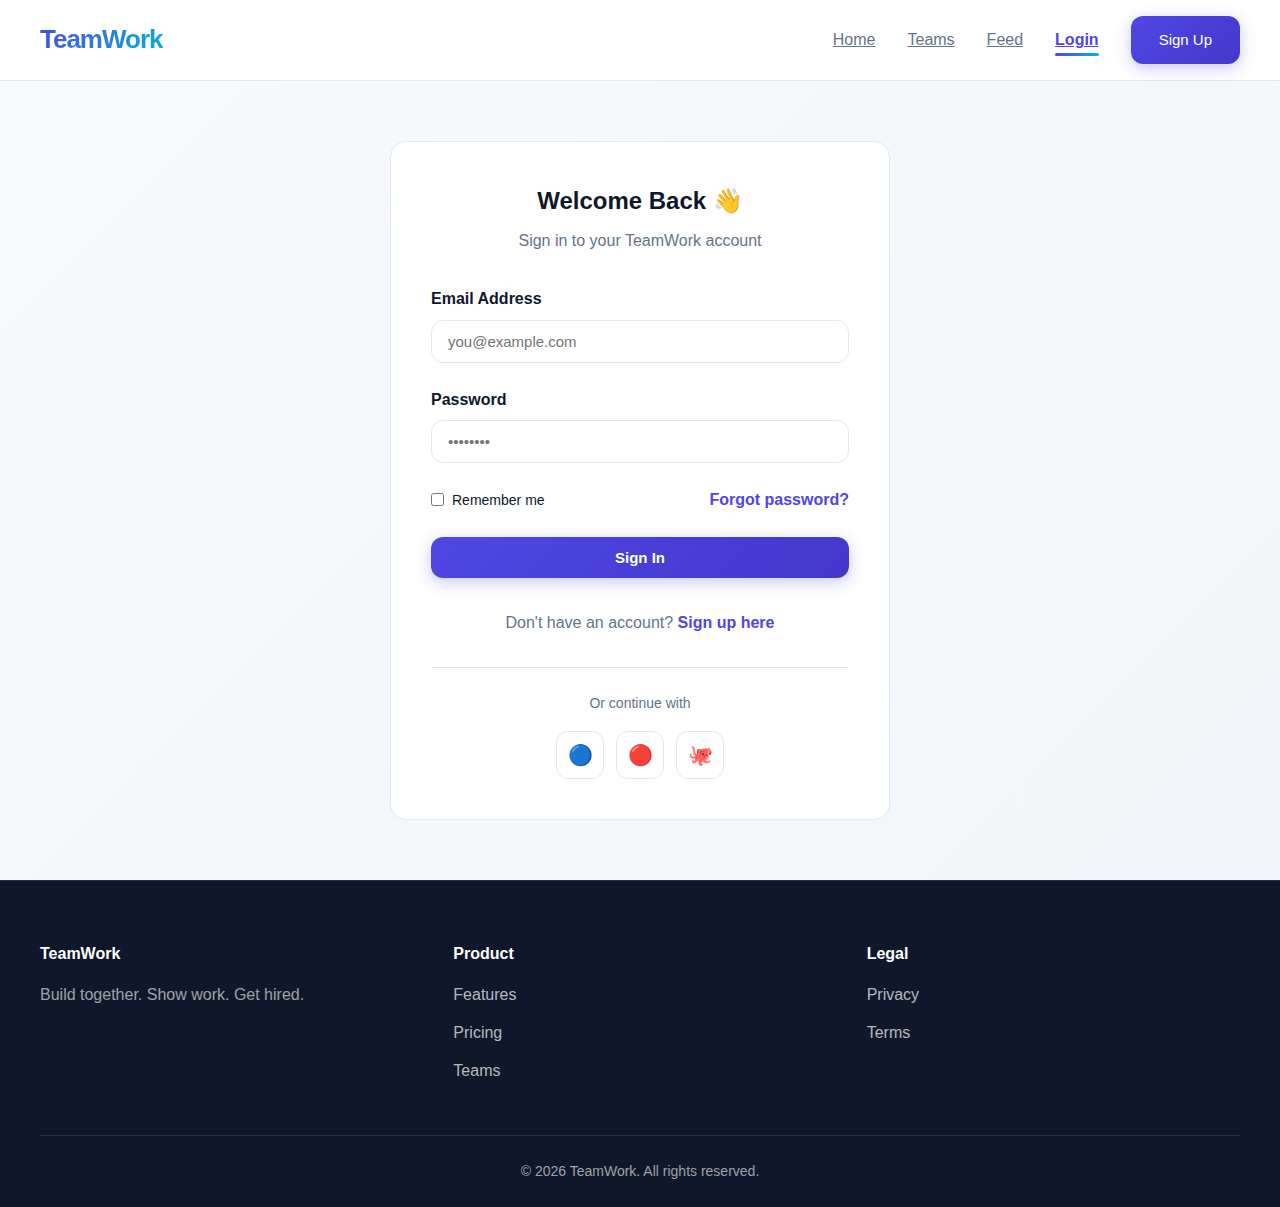
<file: frontend/login.html>
<!DOCTYPE html>
<html lang="en">
<head>
  <meta charset="UTF-8" />
  <meta name="viewport" content="width=device-width, initial-scale=1.0" />
  <title>Login - TeamWork</title>
  <link rel="stylesheet" href="css/enhanced.css" />
</head>
<body>
  <!-- NAVBAR -->
  <nav class="navbar">
    <div class="logo">TeamWork</div>
    <ul class="nav-links">
      <li><a href="index.html">Home</a></li>
      <li><a href="teams.html">Teams</a></li>
      <li><a href="feed.html">Feed</a></li>
      <li><a href="login.html" class="active">Login</a></li>
      <li><a href="signup.html" class="btn primary">Sign Up</a></li>
    </ul>
  </nav>

  <!-- LOGIN FORM -->
  <div class="form-container">
    <h2 style="text-align: center; margin-bottom: 8px;">Welcome Back 👋</h2>
    <p style="text-align: center; color: var(--gray); margin-bottom: 32px;">Sign in to your TeamWork account</p>

    <form id="loginForm">
      <div class="form-group">
        <label class="form-label">Email Address</label>
        <input type="email" class="form-input" placeholder="you@example.com" required />
      </div>

      <div class="form-group">
        <label class="form-label">Password</label>
        <input type="password" class="form-input" placeholder="••••••••" required />
      </div>

      <div style="display: flex; justify-content: space-between; align-items: center; margin-bottom: 24px;">
        <label style="display: flex; align-items: center; gap: 8px; font-size: 14px;">
          <input type="checkbox" style="cursor: pointer;" /> Remember me
        </label>
        <a href="#" style="color: var(--primary); font-weight: 600; text-decoration: none;">Forgot password?</a>
      </div>

      <button type="submit" class="btn primary" style="width: 100%;">Sign In</button>
    </form>

    <div class="form-footer" style="margin-top: 32px;">
      <p>Don't have an account? <a href="signup.html">Sign up here</a></p>
    </div>

    <div style="margin-top: 32px; padding-top: 24px; border-top: 1px solid var(--border); text-align: center;">
      <p style="color: var(--gray); font-size: 14px; margin-bottom: 16px;">Or continue with</p>
      <div style="display: flex; gap: 12px; justify-content: center;">
        <button style="width: 48px; height: 48px; border: 1px solid var(--border); border-radius: var(--radius); background: var(--white); cursor: pointer; font-size: 20px; display: flex; align-items: center; justify-content: center;">🔵</button>
        <button style="width: 48px; height: 48px; border: 1px solid var(--border); border-radius: var(--radius); background: var(--white); cursor: pointer; font-size: 20px; display: flex; align-items: center; justify-content: center;">🔴</button>
        <button style="width: 48px; height: 48px; border: 1px solid var(--border); border-radius: var(--radius); background: var(--white); cursor: pointer; font-size: 20px; display: flex; align-items: center; justify-content: center;">🐙</button>
      </div>
    </div>
  </div>

  <!-- FOOTER -->
  <footer class="footer">
    <div class="footer-content">
      <div class="footer-section">
        <h3>TeamWork</h3>
        <p style="color: rgba(255, 255, 255, 0.6); margin: 0;">Build together. Show work. Get hired.</p>
      </div>
      <div class="footer-section">
        <h3>Product</h3>
        <a href="#">Features</a>
        <a href="#">Pricing</a>
        <a href="#">Teams</a>
      </div>
      <div class="footer-section">
        <h3>Legal</h3>
        <a href="#">Privacy</a>
        <a href="#">Terms</a>
      </div>
    </div>
    <div class="footer-bottom">
      <p>© 2026 TeamWork. All rights reserved.</p>
    </div>
  </footer>

  <script src="js/main.js"></script>
</body>
</html>
</file>
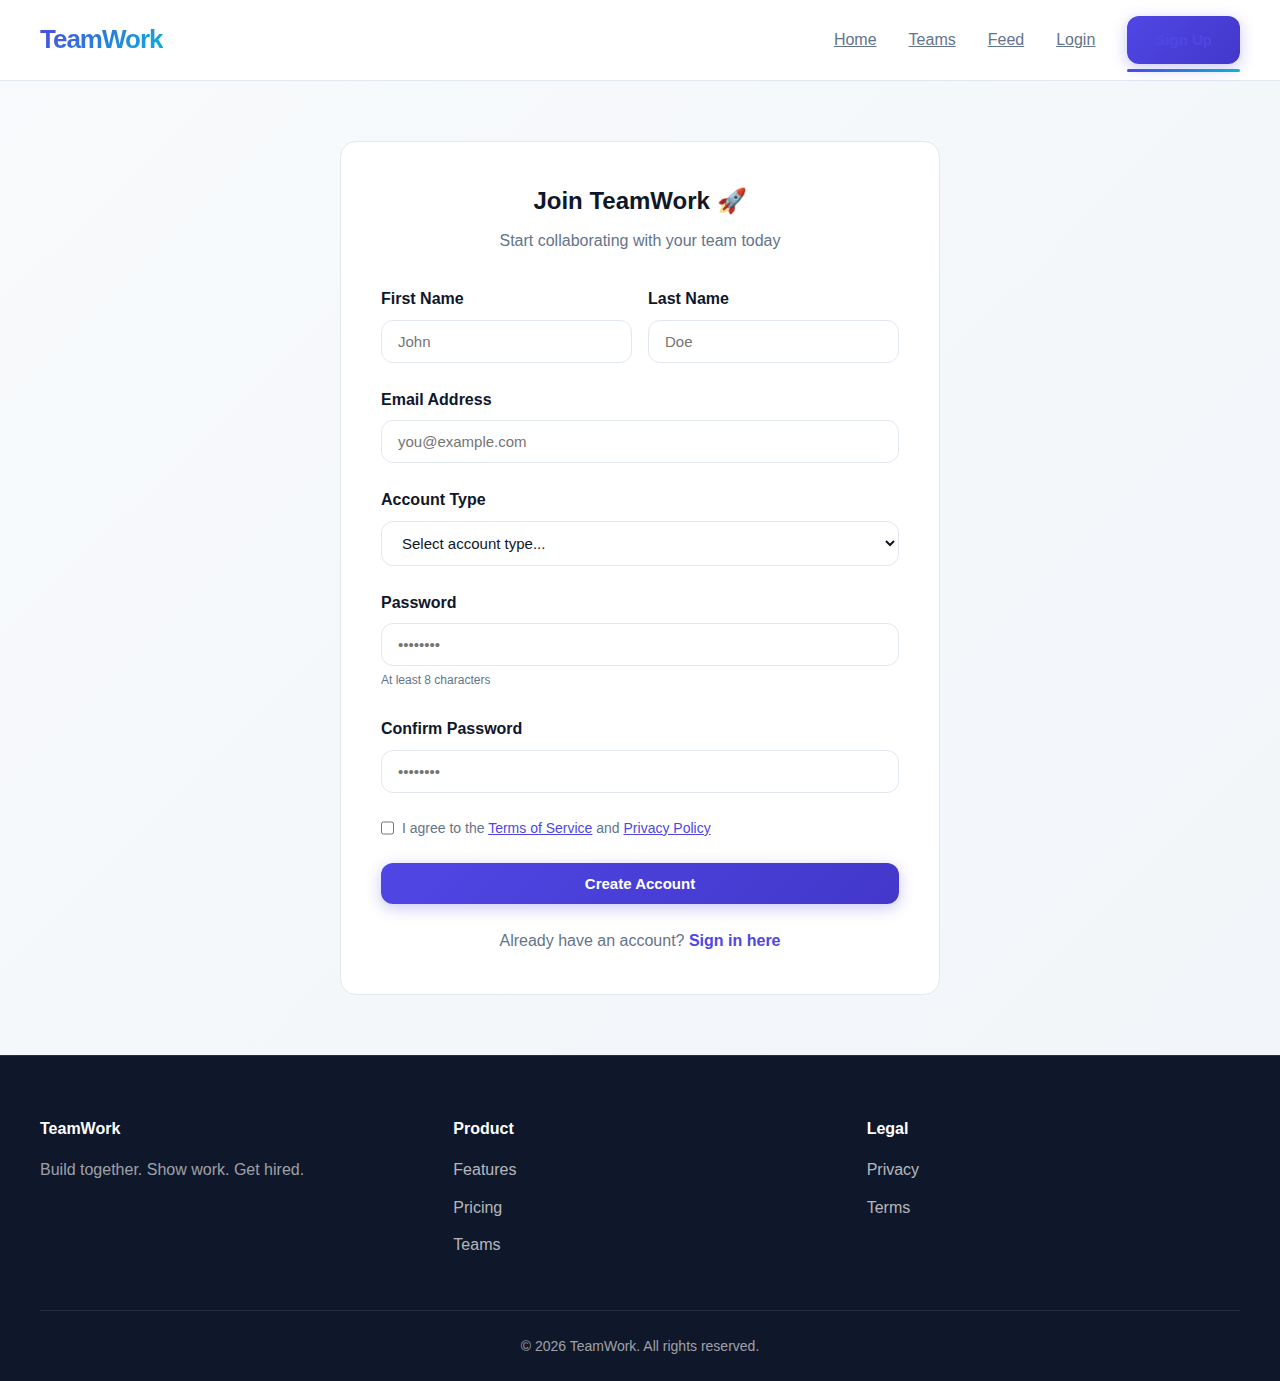
<file: frontend/signup.html>
<!DOCTYPE html>
<html lang="en">
<head>
  <meta charset="UTF-8" />
  <meta name="viewport" content="width=device-width, initial-scale=1.0" />
  <title>Sign Up - TeamWork</title>
  <link rel="stylesheet" href="css/enhanced.css" />
</head>
<body>
  <!-- NAVBAR -->
  <nav class="navbar">
    <div class="logo">TeamWork</div>
    <ul class="nav-links">
      <li><a href="index.html">Home</a></li>
      <li><a href="teams.html">Teams</a></li>
      <li><a href="feed.html">Feed</a></li>
      <li><a href="login.html">Login</a></li>
      <li><a href="signup.html" class="active btn primary">Sign Up</a></li>
    </ul>
  </nav>

  <!-- SIGNUP FORM -->
  <div class="form-container" style="max-width: 600px;">
    <h2 style="text-align: center; margin-bottom: 8px;">Join TeamWork 🚀</h2>
    <p style="text-align: center; color: var(--gray); margin-bottom: 32px;">Start collaborating with your team today</p>

    <form id="signupForm">
      <div style="display: grid; grid-template-columns: 1fr 1fr; gap: 16px;">
        <div class="form-group">
          <label class="form-label">First Name</label>
          <input type="text" class="form-input" placeholder="John" required />
        </div>
        <div class="form-group">
          <label class="form-label">Last Name</label>
          <input type="text" class="form-input" placeholder="Doe" required />
        </div>
      </div>

      <div class="form-group">
        <label class="form-label">Email Address</label>
        <input type="email" class="form-input" placeholder="you@example.com" required />
      </div>

      <div class="form-group">
        <label class="form-label">Account Type</label>
        <select class="form-select" required>
          <option value="">Select account type...</option>
          <option value="personal">👤 Personal (Individual)</option>
          <option value="business">🏢 Business (Company)</option>
        </select>
      </div>

      <div class="form-group">
        <label class="form-label">Password</label>
        <input type="password" class="form-input" placeholder="••••••••" required />
        <small style="color: var(--gray); font-size: 12px; margin-top: 6px;">At least 8 characters</small>
      </div>

      <div class="form-group">
        <label class="form-label">Confirm Password</label>
        <input type="password" class="form-input" placeholder="••••••••" required />
      </div>

      <div style="display: flex; gap: 8px; margin-bottom: 24px;">
        <input type="checkbox" required />
        <label style="font-size: 14px; color: var(--gray);">I agree to the <a href="#" style="color: var(--primary);">Terms of Service</a> and <a href="#" style="color: var(--primary);">Privacy Policy</a></label>
      </div>

      <button type="submit" class="btn primary" style="width: 100%;">Create Account</button>
    </form>

    <div class="form-footer">
      <p>Already have an account? <a href="login.html">Sign in here</a></p>
    </div>
  </div>

  <!-- FOOTER -->
  <footer class="footer">
    <div class="footer-content">
      <div class="footer-section">
        <h3>TeamWork</h3>
        <p style="color: rgba(255, 255, 255, 0.6); margin: 0;">Build together. Show work. Get hired.</p>
      </div>
      <div class="footer-section">
        <h3>Product</h3>
        <a href="#">Features</a>
        <a href="#">Pricing</a>
        <a href="#">Teams</a>
      </div>
      <div class="footer-section">
        <h3>Legal</h3>
        <a href="#">Privacy</a>
        <a href="#">Terms</a>
      </div>
    </div>
    <div class="footer-bottom">
      <p>© 2026 TeamWork. All rights reserved.</p>
    </div>
  </footer>

  <script src="js/main.js"></script>
</body>
</html>
</file>
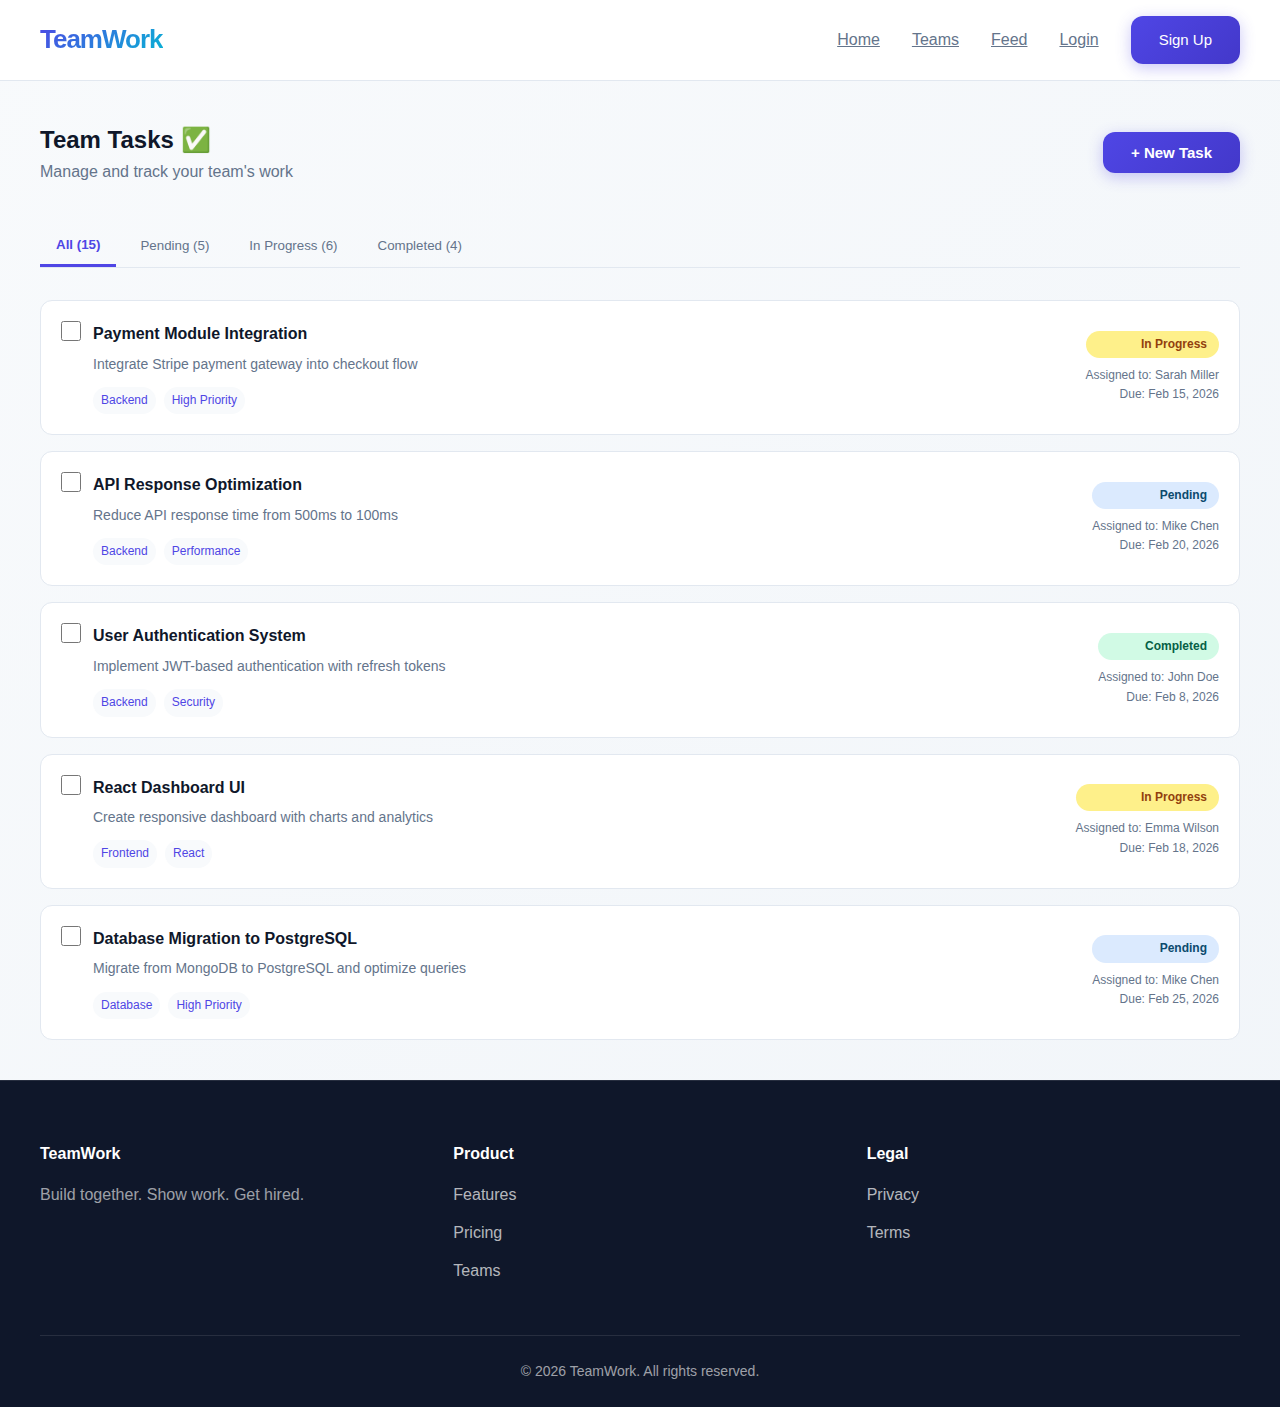
<file: frontend/tasks.html>
<!DOCTYPE html>
<html lang="en">
<head>
  <meta charset="UTF-8" />
  <meta name="viewport" content="width=device-width, initial-scale=1.0" />
  <title>Tasks - TeamWork</title>
  <link rel="stylesheet" href="css/enhanced.css" />
</head>
<body>
  <!-- NAVBAR -->
  <nav class="navbar">
    <div class="logo">TeamWork</div>
    <ul class="nav-links">
      <li><a href="index.html">Home</a></li>
      <li><a href="teams.html">Teams</a></li>
      <li><a href="feed.html">Feed</a></li>
      <li><a href="login.html">Login</a></li>
      <li><a href="signup.html" class="btn primary">Sign Up</a></li>
    </ul>
  </nav>

  <!-- TASKS PAGE -->
  <div style="padding: 40px;">
    <div style="max-width: 1200px; margin: 0 auto;">
      <div style="display: flex; justify-content: space-between; align-items: center; margin-bottom: 40px;">
        <div>
          <h2>Team Tasks ✅</h2>
          <p style="color: var(--gray); margin: 0;">Manage and track your team's work</p>
        </div>
        <button class="btn primary">+ New Task</button>
      </div>

      <!-- FILTER TABS -->
      <div style="display: flex; gap: 8px; margin-bottom: 32px; border-bottom: 1px solid var(--border); padding-bottom: 0;">
        <button style="padding: 12px 16px; border: none; background: none; cursor: pointer; border-bottom: 3px solid var(--primary); color: var(--primary); font-weight: 600;">All (15)</button>
        <button style="padding: 12px 16px; border: none; background: none; cursor: pointer; color: var(--gray);">Pending (5)</button>
        <button style="padding: 12px 16px; border: none; background: none; cursor: pointer; color: var(--gray);">In Progress (6)</button>
        <button style="padding: 12px 16px; border: none; background: none; cursor: pointer; color: var(--gray);">Completed (4)</button>
      </div>

      <!-- TASKS LIST -->
      <div style="display: flex; flex-direction: column; gap: 16px;">
        <!-- TASK 1 -->
        <div style="background: var(--white); border: 1px solid var(--border); border-radius: var(--radius); padding: 20px; display: flex; justify-content: space-between; align-items: center; transition: all 0.3s ease;" class="task-card">
          <div style="flex: 1;">
            <div style="display: flex; gap: 12px; align-items: start;">
              <input type="checkbox" style="width: 20px; height: 20px; cursor: pointer; accent-color: var(--primary);" />
              <div>
                <h3 style="margin: 0 0 6px 0; font-size: 16px;">Payment Module Integration</h3>
                <p style="color: var(--gray); font-size: 14px; margin: 0;">Integrate Stripe payment gateway into checkout flow</p>
                <div style="display: flex; gap: 8px; margin-top: 12px;">
                  <span class="tag" style="font-size: 12px; padding: 4px 8px;">Backend</span>
                  <span class="tag" style="font-size: 12px; padding: 4px 8px;">High Priority</span>
                </div>
              </div>
            </div>
          </div>
          <div style="text-align: right;">
            <div style="background: #fef08a; color: #92400e; padding: 4px 12px; border-radius: 20px; font-size: 12px; font-weight: 600; margin-bottom: 8px;">In Progress</div>
            <div style="font-size: 12px; color: var(--gray);">Assigned to: Sarah Miller</div>
            <div style="font-size: 12px; color: var(--gray);">Due: Feb 15, 2026</div>
          </div>
        </div>

        <!-- TASK 2 -->
        <div style="background: var(--white); border: 1px solid var(--border); border-radius: var(--radius); padding: 20px; display: flex; justify-content: space-between; align-items: center; transition: all 0.3s ease;" class="task-card">
          <div style="flex: 1;">
            <div style="display: flex; gap: 12px; align-items: start;">
              <input type="checkbox" style="width: 20px; height: 20px; cursor: pointer; accent-color: var(--primary);" />
              <div>
                <h3 style="margin: 0 0 6px 0; font-size: 16px;">API Response Optimization</h3>
                <p style="color: var(--gray); font-size: 14px; margin: 0;">Reduce API response time from 500ms to 100ms</p>
                <div style="display: flex; gap: 8px; margin-top: 12px;">
                  <span class="tag" style="font-size: 12px; padding: 4px 8px;">Backend</span>
                  <span class="tag" style="font-size: 12px; padding: 4px 8px;">Performance</span>
                </div>
              </div>
            </div>
          </div>
          <div style="text-align: right;">
            <div style="background: #dbeafe; color: #0c4a6e; padding: 4px 12px; border-radius: 20px; font-size: 12px; font-weight: 600; margin-bottom: 8px;">Pending</div>
            <div style="font-size: 12px; color: var(--gray);">Assigned to: Mike Chen</div>
            <div style="font-size: 12px; color: var(--gray);">Due: Feb 20, 2026</div>
          </div>
        </div>

        <!-- TASK 3 -->
        <div style="background: var(--white); border: 1px solid var(--border); border-radius: var(--radius); padding: 20px; display: flex; justify-content: space-between; align-items: center; transition: all 0.3s ease;" class="task-card">
          <div style="flex: 1;">
            <div style="display: flex; gap: 12px; align-items: start;">
              <input type="checkbox" style="width: 20px; height: 20px; cursor: pointer; accent-color: var(--primary);" />
              <div>
                <h3 style="margin: 0 0 6px 0; font-size: 16px;">User Authentication System</h3>
                <p style="color: var(--gray); font-size: 14px; margin: 0;">Implement JWT-based authentication with refresh tokens</p>
                <div style="display: flex; gap: 8px; margin-top: 12px;">
                  <span class="tag" style="font-size: 12px; padding: 4px 8px;">Backend</span>
                  <span class="tag" style="font-size: 12px; padding: 4px 8px;">Security</span>
                </div>
              </div>
            </div>
          </div>
          <div style="text-align: right;">
            <div style="background: #d1fae5; color: #065f46; padding: 4px 12px; border-radius: 20px; font-size: 12px; font-weight: 600; margin-bottom: 8px;">Completed</div>
            <div style="font-size: 12px; color: var(--gray);">Assigned to: John Doe</div>
            <div style="font-size: 12px; color: var(--gray);">Due: Feb 8, 2026</div>
          </div>
        </div>

        <!-- TASK 4 -->
        <div style="background: var(--white); border: 1px solid var(--border); border-radius: var(--radius); padding: 20px; display: flex; justify-content: space-between; align-items: center; transition: all 0.3s ease;" class="task-card">
          <div style="flex: 1;">
            <div style="display: flex; gap: 12px; align-items: start;">
              <input type="checkbox" style="width: 20px; height: 20px; cursor: pointer; accent-color: var(--primary);" />
              <div>
                <h3 style="margin: 0 0 6px 0; font-size: 16px;">React Dashboard UI</h3>
                <p style="color: var(--gray); font-size: 14px; margin: 0;">Create responsive dashboard with charts and analytics</p>
                <div style="display: flex; gap: 8px; margin-top: 12px;">
                  <span class="tag" style="font-size: 12px; padding: 4px 8px;">Frontend</span>
                  <span class="tag" style="font-size: 12px; padding: 4px 8px;">React</span>
                </div>
              </div>
            </div>
          </div>
          <div style="text-align: right;">
            <div style="background: #fef08a; color: #92400e; padding: 4px 12px; border-radius: 20px; font-size: 12px; font-weight: 600; margin-bottom: 8px;">In Progress</div>
            <div style="font-size: 12px; color: var(--gray);">Assigned to: Emma Wilson</div>
            <div style="font-size: 12px; color: var(--gray);">Due: Feb 18, 2026</div>
          </div>
        </div>

        <!-- TASK 5 -->
        <div style="background: var(--white); border: 1px solid var(--border); border-radius: var(--radius); padding: 20px; display: flex; justify-content: space-between; align-items: center; transition: all 0.3s ease;" class="task-card">
          <div style="flex: 1;">
            <div style="display: flex; gap: 12px; align-items: start;">
              <input type="checkbox" style="width: 20px; height: 20px; cursor: pointer; accent-color: var(--primary);" />
              <div>
                <h3 style="margin: 0 0 6px 0; font-size: 16px;">Database Migration to PostgreSQL</h3>
                <p style="color: var(--gray); font-size: 14px; margin: 0;">Migrate from MongoDB to PostgreSQL and optimize queries</p>
                <div style="display: flex; gap: 8px; margin-top: 12px;">
                  <span class="tag" style="font-size: 12px; padding: 4px 8px;">Database</span>
                  <span class="tag" style="font-size: 12px; padding: 4px 8px;">High Priority</span>
                </div>
              </div>
            </div>
          </div>
          <div style="text-align: right;">
            <div style="background: #dbeafe; color: #0c4a6e; padding: 4px 12px; border-radius: 20px; font-size: 12px; font-weight: 600; margin-bottom: 8px;">Pending</div>
            <div style="font-size: 12px; color: var(--gray);">Assigned to: Mike Chen</div>
            <div style="font-size: 12px; color: var(--gray);">Due: Feb 25, 2026</div>
          </div>
        </div>
      </div>
    </div>
  </div>

  <!-- FOOTER -->
  <footer class="footer">
    <div class="footer-content">
      <div class="footer-section">
        <h3>TeamWork</h3>
        <p style="color: rgba(255, 255, 255, 0.6); margin: 0;">Build together. Show work. Get hired.</p>
      </div>
      <div class="footer-section">
        <h3>Product</h3>
        <a href="#">Features</a>
        <a href="#">Pricing</a>
        <a href="#">Teams</a>
      </div>
      <div class="footer-section">
        <h3>Legal</h3>
        <a href="#">Privacy</a>
        <a href="#">Terms</a>
      </div>
    </div>
    <div class="footer-bottom">
      <p>© 2026 TeamWork. All rights reserved.</p>
    </div>
  </footer>

  <script src="js/main.js"></script>
</body>
</html>
</file>
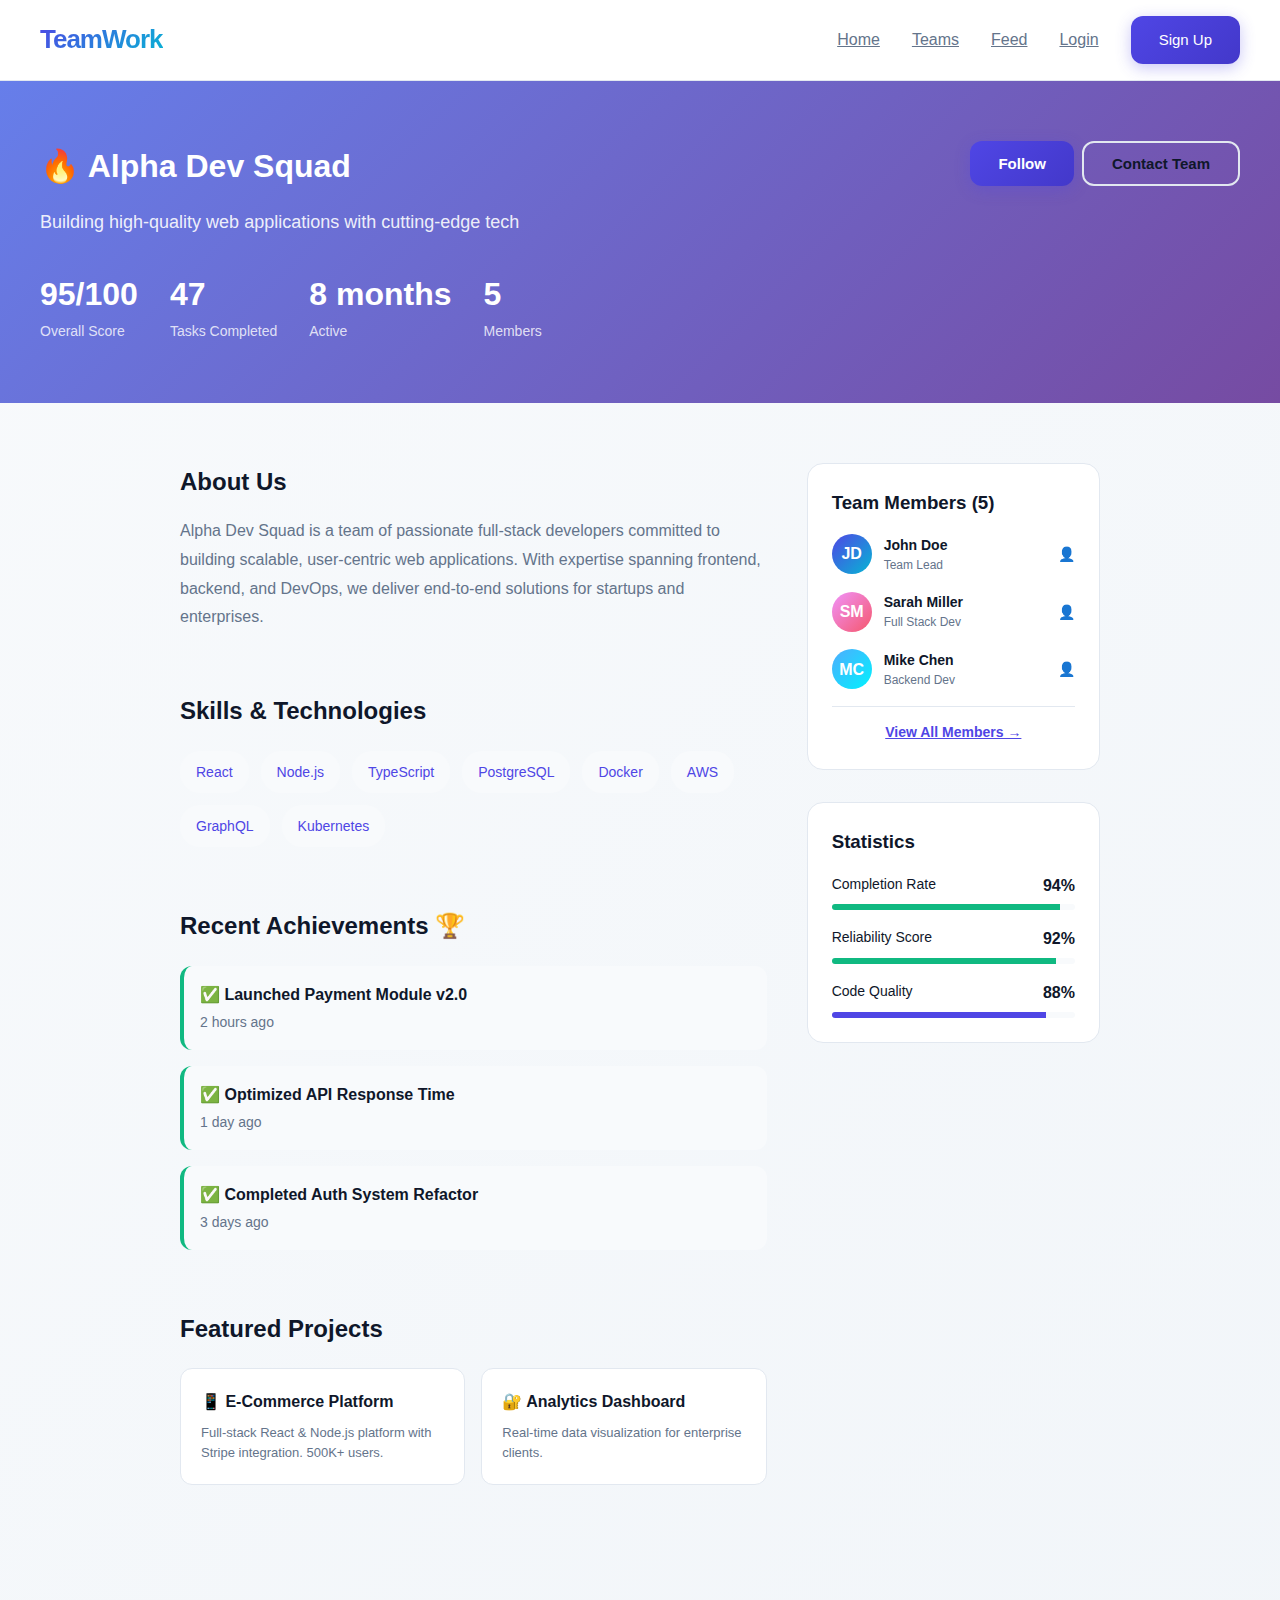
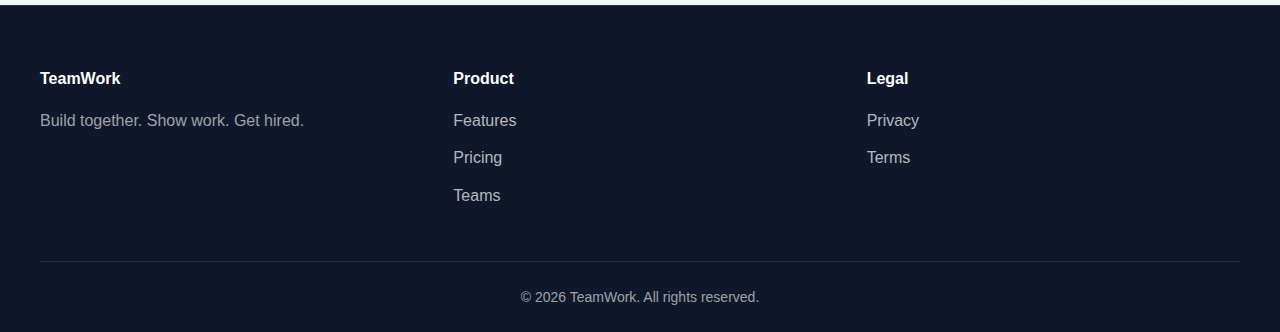
<file: frontend/team-profile.html>
<!DOCTYPE html>
<html lang="en">
<head>
  <meta charset="UTF-8" />
  <meta name="viewport" content="width=device-width, initial-scale=1.0" />
  <title>Team Profile - TeamWork</title>
  <link rel="stylesheet" href="css/enhanced.css" />
</head>
<body>
  <!-- NAVBAR -->
  <nav class="navbar">
    <div class="logo">TeamWork</div>
    <ul class="nav-links">
      <li><a href="index.html">Home</a></li>
      <li><a href="teams.html">Teams</a></li>
      <li><a href="feed.html">Feed</a></li>
      <li><a href="login.html">Login</a></li>
      <li><a href="signup.html" class="btn primary">Sign Up</a></li>
    </ul>
  </nav>

  <!-- TEAM HEADER -->
  <div style="background: linear-gradient(135deg, #667eea 0%, #764ba2 100%); color: white; padding: 60px 40px; position: relative; overflow: hidden;">
    <div style="position: relative; z-index: 2;">
      <div style="display: flex; justify-content: space-between; align-items: start; margin-bottom: 32px;">
        <div>
          <h1 style="color: white; margin-bottom: 16px;">🔥 Alpha Dev Squad</h1>
          <p style="color: rgba(255, 255, 255, 0.9); font-size: 18px; margin: 0;">Building high-quality web applications with cutting-edge tech</p>
        </div>
        <div style="display: flex; gap: 8px;">
          <button class="btn primary">Follow</button>
          <button class="btn outline">Contact Team</button>
        </div>
      </div>

      <div style="display: flex; gap: 32px; flex-wrap: wrap;">
        <div>
          <div style="font-size: 32px; font-weight: 700;">95/100</div>
          <div style="color: rgba(255, 255, 255, 0.8); font-size: 14px;">Overall Score</div>
        </div>
        <div>
          <div style="font-size: 32px; font-weight: 700;">47</div>
          <div style="color: rgba(255, 255, 255, 0.8); font-size: 14px;">Tasks Completed</div>
        </div>
        <div>
          <div style="font-size: 32px; font-weight: 700;">8 months</div>
          <div style="color: rgba(255, 255, 255, 0.8); font-size: 14px;">Active</div>
        </div>
        <div>
          <div style="font-size: 32px; font-weight: 700;">5</div>
          <div style="color: rgba(255, 255, 255, 0.8); font-size: 14px;">Members</div>
        </div>
      </div>
    </div>
  </div>

  <!-- TEAM CONTENT -->
  <div style="max-width: 1000px; margin: 0 auto; padding: 60px 40px;">
    <div style="display: grid; grid-template-columns: 2fr 1fr; gap: 40px;">
      <!-- MAIN CONTENT -->
      <div>
        <!-- ABOUT -->
        <div style="margin-bottom: 60px;">
          <h2 style="margin-bottom: 16px;">About Us</h2>
          <p style="color: var(--gray); line-height: 1.8;">Alpha Dev Squad is a team of passionate full-stack developers committed to building scalable, user-centric web applications. With expertise spanning frontend, backend, and DevOps, we deliver end-to-end solutions for startups and enterprises.</p>
        </div>

        <!-- SKILLS -->
        <div style="margin-bottom: 60px;">
          <h2 style="margin-bottom: 20px;">Skills & Technologies</h2>
          <div style="display: flex; flex-wrap: wrap; gap: 12px;">
            <span class="tag" style="padding: 10px 16px; font-size: 14px;">React</span>
            <span class="tag" style="padding: 10px 16px; font-size: 14px;">Node.js</span>
            <span class="tag" style="padding: 10px 16px; font-size: 14px;">TypeScript</span>
            <span class="tag" style="padding: 10px 16px; font-size: 14px;">PostgreSQL</span>
            <span class="tag" style="padding: 10px 16px; font-size: 14px;">Docker</span>
            <span class="tag" style="padding: 10px 16px; font-size: 14px;">AWS</span>
            <span class="tag" style="padding: 10px 16px; font-size: 14px;">GraphQL</span>
            <span class="tag" style="padding: 10px 16px; font-size: 14px;">Kubernetes</span>
          </div>
        </div>

        <!-- RECENT ACHIEVEMENTS -->
        <div style="margin-bottom: 60px;">
          <h2 style="margin-bottom: 20px;">Recent Achievements 🏆</h2>
          <div style="display: flex; flex-direction: column; gap: 16px;">
            <div style="background: var(--light); padding: 16px; border-radius: var(--radius); border-left: 4px solid var(--success);">
              <div style="font-weight: 600; margin-bottom: 4px;">✅ Launched Payment Module v2.0</div>
              <p style="color: var(--gray); font-size: 14px; margin: 0;">2 hours ago</p>
            </div>
            <div style="background: var(--light); padding: 16px; border-radius: var(--radius); border-left: 4px solid var(--success);">
              <div style="font-weight: 600; margin-bottom: 4px;">✅ Optimized API Response Time</div>
              <p style="color: var(--gray); font-size: 14px; margin: 0;">1 day ago</p>
            </div>
            <div style="background: var(--light); padding: 16px; border-radius: var(--radius); border-left: 4px solid var(--success);">
              <div style="font-weight: 600; margin-bottom: 4px;">✅ Completed Auth System Refactor</div>
              <p style="color: var(--gray); font-size: 14px; margin: 0;">3 days ago</p>
            </div>
          </div>
        </div>

        <!-- PROJECTS -->
        <div style="margin-bottom: 60px;">
          <h2 style="margin-bottom: 20px;">Featured Projects</h2>
          <div style="display: grid; grid-template-columns: 1fr 1fr; gap: 16px;">
            <div style="background: var(--white); border: 1px solid var(--border); border-radius: var(--radius); padding: 20px;">
              <div style="font-weight: 600; margin-bottom: 8px;">📱 E-Commerce Platform</div>
              <p style="color: var(--gray); font-size: 13px; margin: 0;">Full-stack React & Node.js platform with Stripe integration. 500K+ users.</p>
            </div>
            <div style="background: var(--white); border: 1px solid var(--border); border-radius: var(--radius); padding: 20px;">
              <div style="font-weight: 600; margin-bottom: 8px;">🔐 Analytics Dashboard</div>
              <p style="color: var(--gray); font-size: 13px; margin: 0;">Real-time data visualization for enterprise clients.</p>
            </div>
          </div>
        </div>
      </div>

      <!-- SIDEBAR -->
      <div>
        <!-- TEAM MEMBERS -->
        <div style="background: var(--white); border: 1px solid var(--border); border-radius: var(--radius-lg); padding: 24px; margin-bottom: 32px;">
          <h3 style="margin-bottom: 16px;">Team Members (5)</h3>
          <div style="display: flex; flex-direction: column; gap: 16px;">
            <div style="display: flex; justify-content: space-between; align-items: center;">
              <div style="display: flex; gap: 12px; align-items: center;">
                <div style="width: 40px; height: 40px; border-radius: 50%; background: linear-gradient(135deg, var(--primary), var(--secondary)); display: flex; align-items: center; justify-content: center; color: white; font-weight: 600;">JD</div>
                <div>
                  <div style="font-weight: 600; font-size: 14px;">John Doe</div>
                  <div style="color: var(--gray); font-size: 12px;">Team Lead</div>
                </div>
              </div>
              <button class="action-btn" style="border: none; background: none; cursor: pointer;">👤</button>
            </div>
            <div style="display: flex; justify-content: space-between; align-items: center;">
              <div style="display: flex; gap: 12px; align-items: center;">
                <div style="width: 40px; height: 40px; border-radius: 50%; background: linear-gradient(135deg, #f093fb, #f5576c); display: flex; align-items: center; justify-content: center; color: white; font-weight: 600;">SM</div>
                <div>
                  <div style="font-weight: 600; font-size: 14px;">Sarah Miller</div>
                  <div style="color: var(--gray); font-size: 12px;">Full Stack Dev</div>
                </div>
              </div>
              <button class="action-btn" style="border: none; background: none; cursor: pointer;">👤</button>
            </div>
            <div style="display: flex; justify-content: space-between; align-items: center;">
              <div style="display: flex; gap: 12px; align-items: center;">
                <div style="width: 40px; height: 40px; border-radius: 50%; background: linear-gradient(135deg, #4facfe, #00f2fe); display: flex; align-items: center; justify-content: center; color: white; font-weight: 600;">MC</div>
                <div>
                  <div style="font-weight: 600; font-size: 14px;">Mike Chen</div>
                  <div style="color: var(--gray); font-size: 12px;">Backend Dev</div>
                </div>
              </div>
              <button class="action-btn" style="border: none; background: none; cursor: pointer;">👤</button>
            </div>
            <div style="text-align: center; padding-top: 12px; border-top: 1px solid var(--border);">
              <a href="#" style="color: var(--primary); font-weight: 600; font-size: 14px;">View All Members →</a>
            </div>
          </div>
        </div>

        <!-- STATS -->
        <div style="background: var(--white); border: 1px solid var(--border); border-radius: var(--radius-lg); padding: 24px;">
          <h3 style="margin-bottom: 16px;">Statistics</h3>
          <div style="display: flex; flex-direction: column; gap: 16px;">
            <div>
              <div style="display: flex; justify-content: space-between; margin-bottom: 6px;">
                <span style="font-size: 14px;">Completion Rate</span>
                <span style="font-weight: 600;">94%</span>
              </div>
              <div style="width: 100%; height: 6px; background: var(--light); border-radius: 3px; overflow: hidden;">
                <div style="width: 94%; height: 100%; background: var(--success);"></div>
              </div>
            </div>
            <div>
              <div style="display: flex; justify-content: space-between; margin-bottom: 6px;">
                <span style="font-size: 14px;">Reliability Score</span>
                <span style="font-weight: 600;">92%</span>
              </div>
              <div style="width: 100%; height: 6px; background: var(--light); border-radius: 3px; overflow: hidden;">
                <div style="width: 92%; height: 100%; background: var(--success);"></div>
              </div>
            </div>
            <div>
              <div style="display: flex; justify-content: space-between; margin-bottom: 6px;">
                <span style="font-size: 14px;">Code Quality</span>
                <span style="font-weight: 600;">88%</span>
              </div>
              <div style="width: 100%; height: 6px; background: var(--light); border-radius: 3px; overflow: hidden;">
                <div style="width: 88%; height: 100%; background: var(--primary);"></div>
              </div>
            </div>
          </div>
        </div>
      </div>
    </div>
  </div>

  <!-- FOOTER -->
  <footer class="footer">
    <div class="footer-content">
      <div class="footer-section">
        <h3>TeamWork</h3>
        <p style="color: rgba(255, 255, 255, 0.6); margin: 0;">Build together. Show work. Get hired.</p>
      </div>
      <div class="footer-section">
        <h3>Product</h3>
        <a href="#">Features</a>
        <a href="#">Pricing</a>
        <a href="#">Teams</a>
      </div>
      <div class="footer-section">
        <h3>Legal</h3>
        <a href="#">Privacy</a>
        <a href="#">Terms</a>
      </div>
    </div>
    <div class="footer-bottom">
      <p>© 2026 TeamWork. All rights reserved.</p>
    </div>
  </footer>

  <script src="js/main.js"></script>
</body>
</html>
</file>
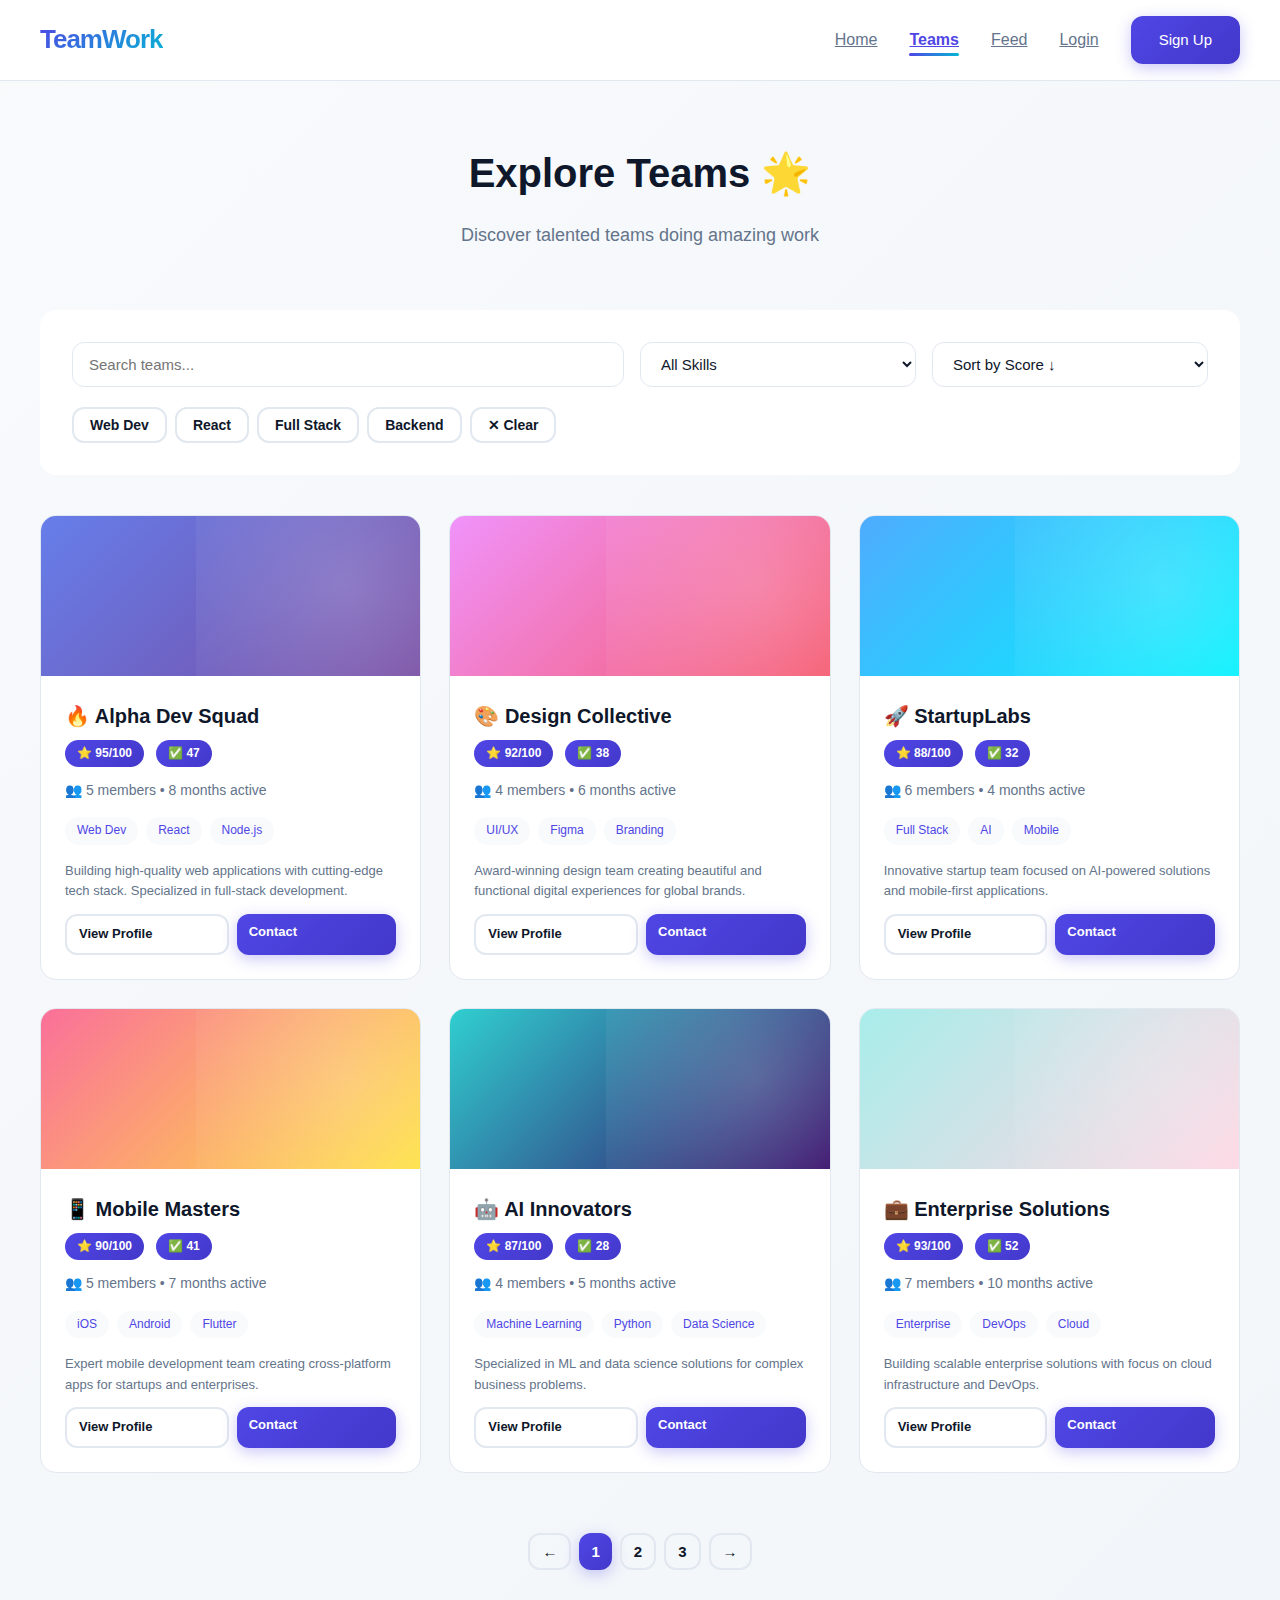
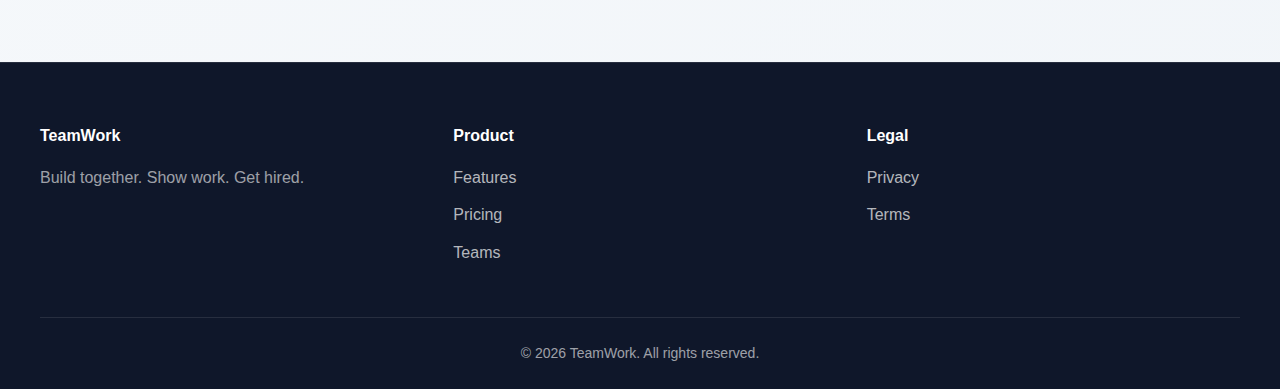
<file: frontend/teams.html>
<!DOCTYPE html>
<html lang="en">
<head>
  <meta charset="UTF-8" />
  <meta name="viewport" content="width=device-width, initial-scale=1.0" />
  <title>Explore Teams - TeamWork</title>
  <link rel="stylesheet" href="css/enhanced.css" />
</head>
<body>
  <!-- NAVBAR -->
  <nav class="navbar">
    <div class="logo">TeamWork</div>
    <ul class="nav-links">
      <li><a href="index.html">Home</a></li>
      <li><a href="teams.html" class="active">Teams</a></li>
      <li><a href="feed.html">Feed</a></li>
      <li><a href="login.html">Login</a></li>
      <li><a href="signup.html" class="btn primary">Sign Up</a></li>
    </ul>
  </nav>

  <!-- TEAMS PAGE -->
  <div style="padding: 60px 40px;">
    <div class="section-title">
      <h2>Explore Teams 🌟</h2>
      <p>Discover talented teams doing amazing work</p>
    </div>

    <!-- SEARCH & FILTERS -->
    <div style="background: var(--white); padding: 32px; border-radius: var(--radius-lg); margin-bottom: 40px; box-shadow: var(--shadow);">
      <div style="display: grid; grid-template-columns: 2fr 1fr 1fr; gap: 16px; margin-bottom: 20px;">
        <input type="text" class="form-input" placeholder="Search teams..." />
        <select class="form-select">
          <option>All Skills</option>
          <option>Web Dev</option>
          <option>Mobile</option>
          <option>AI/ML</option>
          <option>Design</option>
          <option>Backend</option>
        </select>
        <select class="form-select">
          <option>Sort by Score ↓</option>
          <option>Most Recent</option>
          <option>Most Tasks</option>
          <option>Best Rated</option>
        </select>
      </div>
      <div style="display: flex; gap: 8px; flex-wrap: wrap;">
        <button class="btn outline" style="padding: 8px 16px; font-size: 14px;">Web Dev</button>
        <button class="btn outline" style="padding: 8px 16px; font-size: 14px;">React</button>
        <button class="btn outline" style="padding: 8px 16px; font-size: 14px;">Full Stack</button>
        <button class="btn outline" style="padding: 8px 16px; font-size: 14px;">Backend</button>
        <button class="btn outline" style="padding: 8px 16px; font-size: 14px;">✕ Clear</button>
      </div>
    </div>

    <!-- TEAMS GRID -->
    <div class="team-grid">
      <!-- TEAM CARD 1 -->
      <div class="team-card">
        <div class="team-banner" style="background: linear-gradient(135deg, #667eea 0%, #764ba2 100%);"></div>
        <div class="team-info">
          <div class="team-name">🔥 Alpha Dev Squad</div>
          <div class="team-score">
            <span class="score-badge">⭐ 95/100</span>
            <span class="score-badge">✅ 47</span>
          </div>
          <div class="team-members">👥 5 members • 8 months active</div>
          <div class="team-tags">
            <span class="tag">Web Dev</span>
            <span class="tag">React</span>
            <span class="tag">Node.js</span>
          </div>
          <p style="color: var(--gray); font-size: 13px; margin: 12px 0;">Building high-quality web applications with cutting-edge tech stack. Specialized in full-stack development.</p>
          <div class="team-action">
            <a href="team-profile.html" class="btn outline">View Profile</a>
            <a href="#" class="btn primary">Contact</a>
          </div>
        </div>
      </div>

      <!-- TEAM CARD 2 -->
      <div class="team-card">
        <div class="team-banner" style="background: linear-gradient(135deg, #f093fb 0%, #f5576c 100%);"></div>
        <div class="team-info">
          <div class="team-name">🎨 Design Collective</div>
          <div class="team-score">
            <span class="score-badge">⭐ 92/100</span>
            <span class="score-badge">✅ 38</span>
          </div>
          <div class="team-members">👥 4 members • 6 months active</div>
          <div class="team-tags">
            <span class="tag">UI/UX</span>
            <span class="tag">Figma</span>
            <span class="tag">Branding</span>
          </div>
          <p style="color: var(--gray); font-size: 13px; margin: 12px 0;">Award-winning design team creating beautiful and functional digital experiences for global brands.</p>
          <div class="team-action">
            <a href="team-profile.html" class="btn outline">View Profile</a>
            <a href="#" class="btn primary">Contact</a>
          </div>
        </div>
      </div>

      <!-- TEAM CARD 3 -->
      <div class="team-card">
        <div class="team-banner" style="background: linear-gradient(135deg, #4facfe 0%, #00f2fe 100%);"></div>
        <div class="team-info">
          <div class="team-name">🚀 StartupLabs</div>
          <div class="team-score">
            <span class="score-badge">⭐ 88/100</span>
            <span class="score-badge">✅ 32</span>
          </div>
          <div class="team-members">👥 6 members • 4 months active</div>
          <div class="team-tags">
            <span class="tag">Full Stack</span>
            <span class="tag">AI</span>
            <span class="tag">Mobile</span>
          </div>
          <p style="color: var(--gray); font-size: 13px; margin: 12px 0;">Innovative startup team focused on AI-powered solutions and mobile-first applications.</p>
          <div class="team-action">
            <a href="team-profile.html" class="btn outline">View Profile</a>
            <a href="#" class="btn primary">Contact</a>
          </div>
        </div>
      </div>

      <!-- TEAM CARD 4 -->
      <div class="team-card">
        <div class="team-banner" style="background: linear-gradient(135deg, #fa709a 0%, #fee140 100%);"></div>
        <div class="team-info">
          <div class="team-name">📱 Mobile Masters</div>
          <div class="team-score">
            <span class="score-badge">⭐ 90/100</span>
            <span class="score-badge">✅ 41</span>
          </div>
          <div class="team-members">👥 5 members • 7 months active</div>
          <div class="team-tags">
            <span class="tag">iOS</span>
            <span class="tag">Android</span>
            <span class="tag">Flutter</span>
          </div>
          <p style="color: var(--gray); font-size: 13px; margin: 12px 0;">Expert mobile development team creating cross-platform apps for startups and enterprises.</p>
          <div class="team-action">
            <a href="team-profile.html" class="btn outline">View Profile</a>
            <a href="#" class="btn primary">Contact</a>
          </div>
        </div>
      </div>

      <!-- TEAM CARD 5 -->
      <div class="team-card">
        <div class="team-banner" style="background: linear-gradient(135deg, #30cfd0 0%, #330867 100%);"></div>
        <div class="team-info">
          <div class="team-name">🤖 AI Innovators</div>
          <div class="team-score">
            <span class="score-badge">⭐ 87/100</span>
            <span class="score-badge">✅ 28</span>
          </div>
          <div class="team-members">👥 4 members • 5 months active</div>
          <div class="team-tags">
            <span class="tag">Machine Learning</span>
            <span class="tag">Python</span>
            <span class="tag">Data Science</span>
          </div>
          <p style="color: var(--gray); font-size: 13px; margin: 12px 0;">Specialized in ML and data science solutions for complex business problems.</p>
          <div class="team-action">
            <a href="team-profile.html" class="btn outline">View Profile</a>
            <a href="#" class="btn primary">Contact</a>
          </div>
        </div>
      </div>

      <!-- TEAM CARD 6 -->
      <div class="team-card">
        <div class="team-banner" style="background: linear-gradient(135deg, #a8edea 0%, #fed6e3 100%);"></div>
        <div class="team-info">
          <div class="team-name">💼 Enterprise Solutions</div>
          <div class="team-score">
            <span class="score-badge">⭐ 93/100</span>
            <span class="score-badge">✅ 52</span>
          </div>
          <div class="team-members">👥 7 members • 10 months active</div>
          <div class="team-tags">
            <span class="tag">Enterprise</span>
            <span class="tag">DevOps</span>
            <span class="tag">Cloud</span>
          </div>
          <p style="color: var(--gray); font-size: 13px; margin: 12px 0;">Building scalable enterprise solutions with focus on cloud infrastructure and DevOps.</p>
          <div class="team-action">
            <a href="team-profile.html" class="btn outline">View Profile</a>
            <a href="#" class="btn primary">Contact</a>
          </div>
        </div>
      </div>
    </div>

    <!-- PAGINATION -->
    <div style="text-align: center; margin-top: 60px;">
      <div style="display: inline-flex; gap: 8px; margin-bottom: 32px;">
        <button class="btn outline" style="padding: 8px 12px;">←</button>
        <button class="btn primary" style="padding: 8px 12px;">1</button>
        <button class="btn outline" style="padding: 8px 12px;">2</button>
        <button class="btn outline" style="padding: 8px 12px;">3</button>
        <button class="btn outline" style="padding: 8px 12px;">→</button>
      </div>
    </div>
  </div>

  <!-- FOOTER -->
  <footer class="footer">
    <div class="footer-content">
      <div class="footer-section">
        <h3>TeamWork</h3>
        <p style="color: rgba(255, 255, 255, 0.6); margin: 0;">Build together. Show work. Get hired.</p>
      </div>
      <div class="footer-section">
        <h3>Product</h3>
        <a href="#">Features</a>
        <a href="#">Pricing</a>
        <a href="#">Teams</a>
      </div>
      <div class="footer-section">
        <h3>Legal</h3>
        <a href="#">Privacy</a>
        <a href="#">Terms</a>
      </div>
    </div>
    <div class="footer-bottom">
      <p>© 2026 TeamWork. All rights reserved.</p>
    </div>
  </footer>

  <script src="js/main.js"></script>
</body>
</html>
</file>
<file: frontend/css/enhanced.css>
/* ================================
   ENHANCED TEAMWORK STYLES
   Premium Design System
   ================================ */

:root {
  --primary: #4f46e5;
  --primary-dark: #4338ca;
  --primary-light: #6366f1;
  --secondary: #06b6d4;
  --success: #10b981;
  --danger: #ef4444;
  --warning: #f59e0b;
  --dark: #0f172a;
  --light: #f8fafc;
  --gray: #64748b;
  --white: #ffffff;
  --border: #e2e8f0;
  --radius: 12px;
  --radius-lg: 16px;
}

* {
  margin: 0;
  padding: 0;
  box-sizing: border-box;
}

html {
  scroll-behavior: smooth;
}

body {
  font-family: 'Segoe UI', Tahoma, Geneva, Verdana, sans-serif;
  background: linear-gradient(135deg, #f8fafc 0%, #f1f5f9 100%);
  color: var(--dark);
  line-height: 1.6;
  min-height: 100vh;
}

/* ================================ NAVBAR ================================ */

.navbar {
  background: var(--white);
  border-bottom: 1px solid var(--border);
  padding: 16px 40px;
  display: flex;
  justify-content: space-between;
  align-items: center;
  position: sticky;
  top: 0;
  z-index: 1000;
  box-shadow: var(--shadow);
}

.logo {
  font-size: 26px;
  font-weight: 800;
  background: linear-gradient(135deg, var(--primary) 0%, var(--secondary) 100%);
  -webkit-background-clip: text;
  -webkit-text-fill-color: transparent;
  background-clip: text;
  letter-spacing: -1px;
}

.nav-links {
  display: flex;
  list-style: none;
  gap: 32px;
  align-items: center;
}

.nav-links a {
  color: var(--gray);
  font-weight: 500;
  transition: color 0.3s ease;
  position: relative;
}

.nav-links a:hover {
  color: var(--primary);
}

.nav-links a.active {
  color: var(--primary);
  font-weight: 600;
}

.nav-links a.active::after {
  content: '';
  position: absolute;
  bottom: -8px;
  left: 0;
  right: 0;
  height: 3px;
  background: linear-gradient(90deg, var(--primary), var(--secondary));
  border-radius: 2px;
}

/* ================================ BUTTONS ================================ */

.btn {
  display: inline-block;
  padding: 12px 28px;
  border-radius: var(--radius);
  font-weight: 600;
  font-size: 15px;
  cursor: pointer;
  border: none;
  transition: all 0.3s ease;
  text-decoration: none;
}

.btn.primary {
  background: linear-gradient(135deg, var(--primary), var(--primary-dark));
  color: white;
  box-shadow: 0 4px 15px rgba(79, 70, 229, 0.3);
}

.btn.primary:hover {
  transform: translateY(-2px);
  box-shadow: 0 6px 20px rgba(79, 70, 229, 0.4);
}

.btn.secondary {
  border: 2px solid var(--primary);
  color: var(--primary);
  background: transparent;
}

.btn.secondary:hover {
  background: var(--primary);
  color: white;
}

.btn.outline {
  border: 2px solid var(--border);
  color: var(--dark);
  background: transparent;
}

.btn.outline:hover {
  border-color: var(--primary);
  color: var(--primary);
}

.btn.success {
  background: linear-gradient(135deg, var(--success), #059669);
  color: white;
}

.btn.danger {
  background: var(--danger);
  color: white;
}

/* ================================ HERO ================================ */

.hero {
  padding: 120px 40px;
  text-align: center;
  background: linear-gradient(135deg, transparent 0%, rgba(79, 70, 229, 0.05) 100%);
  position: relative;
  overflow: hidden;
}

.hero::before {
  content: '';
  position: absolute;
  top: -50%;
  right: -10%;
  width: 500px;
  height: 500px;
  background: radial-gradient(circle, rgba(79, 70, 229, 0.1), transparent);
  border-radius: 50%;
}

.hero h1 {
  font-size: 52px;
  font-weight: 800;
  margin-bottom: 20px;
  background: linear-gradient(135deg, var(--primary) 0%, var(--secondary) 100%);
  -webkit-background-clip: text;
  -webkit-text-fill-color: transparent;
  background-clip: text;
  line-height: 1.2;
  position: relative;
  z-index: 2;
}

.hero p {
  font-size: 18px;
  color: var(--gray);
  max-width: 700px;
  margin: 0 auto 40px;
  line-height: 1.8;
}

.hero-buttons {
  display: flex;
  justify-content: center;
  gap: 20px;
  flex-wrap: wrap;
  position: relative;
  z-index: 2;
}

/* ================================ FEATURES ================================ */

.features {
  padding: 100px 40px;
  background: var(--white);
}

.section-title {
  text-align: center;
  margin-bottom: 60px;
}

.section-title h2 {
  font-size: 40px;
  font-weight: 800;
  margin-bottom: 16px;
  color: var(--dark);
}

.section-title p {
  font-size: 18px;
  color: var(--gray);
  max-width: 500px;
  margin: 0 auto;
}

.feature-grid {
  display: grid;
  grid-template-columns: repeat(auto-fit, minmax(320px, 1fr));
  gap: 32px;
}

.feature-card {
  background: var(--white);
  border: 1px solid var(--border);
  border-radius: var(--radius-lg);
  padding: 40px 32px;
  transition: all 0.3s ease;
  text-align: center;
}

.feature-card:hover {
  border-color: var(--primary);
  transform: translateY(-8px);
  box-shadow: 0 20px 40px rgba(79, 70, 229, 0.15);
}

.feature-icon {
  font-size: 48px;
  margin-bottom: 20px;
  display: block;
}

.feature-card h3 {
  font-size: 20px;
  font-weight: 700;
  margin-bottom: 12px;
  color: var(--dark);
}

.feature-card p {
  color: var(--gray);
  margin: 0;
}

/* ================================ HOW IT WORKS ================================ */

.how-it-works {
  padding: 100px 40px;
  background: linear-gradient(135deg, #f8fafc 0%, var(--white) 100%);
}

.steps-container {
  max-width: 900px;
  margin: 0 auto;
}

.steps {
  display: grid;
  grid-template-columns: repeat(auto-fit, minmax(250px, 1fr));
  gap: 40px;
}

.step {
  position: relative;
}

.step-number {
  width: 50px;
  height: 50px;
  background: linear-gradient(135deg, var(--primary), var(--primary-dark));
  color: white;
  border-radius: 50%;
  display: flex;
  align-items: center;
  justify-content: center;
  font-weight: 700;
  font-size: 20px;
  margin-bottom: 20px;
  box-shadow: 0 4px 15px rgba(79, 70, 229, 0.3);
}

.step h3 {
  font-size: 18px;
  font-weight: 700;
  margin-bottom: 12px;
  color: var(--dark);
}

.step p {
  color: var(--gray);
  margin: 0;
}

/* ================================ TEAM SHOWCASE ================================ */

.team-showcase {
  padding: 100px 40px;
  background: var(--white);
}

.team-grid {
  display: grid;
  grid-template-columns: repeat(auto-fill, minmax(280px, 1fr));
  gap: 28px;
}

.team-card {
  background: var(--white);
  border: 1px solid var(--border);
  border-radius: var(--radius-lg);
  overflow: hidden;
  transition: all 0.3s ease;
  box-shadow: var(--shadow);
}

.team-card:hover {
  box-shadow: var(--shadow-lg);
  transform: translateY(-6px);
  border-color: var(--primary);
}

.team-banner {
  height: 160px;
  background: linear-gradient(135deg, var(--primary), var(--secondary));
  position: relative;
  overflow: hidden;
}

.team-banner::after {
  content: '';
  position: absolute;
  top: -50%;
  right: -20%;
  width: 300px;
  height: 300px;
  background: radial-gradient(circle, rgba(255, 255, 255, 0.2), transparent);
}

.team-info {
  padding: 24px;
}

.team-name {
  font-size: 20px;
  font-weight: 700;
  color: var(--dark);
  margin-bottom: 8px;
}

.team-score {
  display: flex;
  gap: 12px;
  margin-bottom: 12px;
}

.score-badge {
  background: linear-gradient(135deg, var(--primary), var(--primary-dark));
  color: white;
  padding: 4px 12px;
  border-radius: 20px;
  font-size: 12px;
  font-weight: 600;
}

.team-members {
  font-size: 14px;
  color: var(--gray);
  margin-bottom: 16px;
}

.team-tags {
  display: flex;
  flex-wrap: wrap;
  gap: 8px;
  margin-bottom: 16px;
}

.tag {
  background: var(--light);
  color: var(--primary);
  padding: 4px 12px;
  border-radius: 20px;
  font-size: 12px;
  font-weight: 500;
}

.team-action {
  display: flex;
  gap: 8px;
}

.team-action .btn {
  flex: 1;
  padding: 8px 12px;
  font-size: 13px;
}

/* ================================ FEED / POSTS ================================ */

.feed-container {
  max-width: 800px;
  margin: 60px auto;
  padding: 0 20px;
}

.post-card {
  background: var(--white);
  border: 1px solid var(--border);
  border-radius: var(--radius-lg);
  padding: 28px;
  margin-bottom: 24px;
  transition: all 0.3s ease;
  box-shadow: var(--shadow);
}

.post-card:hover {
  box-shadow: var(--shadow-lg);
  border-color: var(--primary);
}

.post-header {
  display: flex;
  justify-content: space-between;
  align-items: start;
  margin-bottom: 16px;
}

.post-author {
  display: flex;
  gap: 12px;
}

.post-avatar {
  width: 48px;
  height: 48px;
  border-radius: 50%;
  background: linear-gradient(135deg, var(--primary), var(--secondary));
  display: flex;
  align-items: center;
  justify-content: center;
  color: white;
  font-weight: 700;
  font-size: 18px;
}

.post-author-info {
  display: flex;
  flex-direction: column;
}

.post-author-name {
  font-weight: 700;
  color: var(--dark);
}

.post-time {
  font-size: 12px;
  color: var(--gray);
}

.post-badge {
  display: inline-block;
  padding: 4px 12px;
  border-radius: 20px;
  font-size: 12px;
  font-weight: 600;
  background: var(--light);
}

.post-badge.achievement {
  background: #d1fae5;
  color: var(--success);
}

.post-badge.problem {
  background: #fee2e2;
  color: var(--danger);
}

.post-badge.solution {
  background: #dbeafe;
  color: #0284c7;
}

.post-content {
  margin: 20px 0;
}

.post-title {
  font-size: 18px;
  font-weight: 700;
  color: var(--dark);
  margin-bottom: 8px;
}

.post-description {
  color: var(--gray);
  line-height: 1.8;
  margin-bottom: 16px;
}

.post-image {
  width: 100%;
  border-radius: var(--radius);
  margin: 16px 0;
  max-height: 400px;
  object-fit: cover;
}

.post-tags {
  display: flex;
  flex-wrap: wrap;
  gap: 8px;
  margin-bottom: 16px;
}

.post-tag {
  background: var(--light);
  color: var(--primary);
  padding: 6px 12px;
  border-radius: 20px;
  font-size: 12px;
}

.post-footer {
  display: flex;
  justify-content: space-between;
  align-items: center;
  padding-top: 16px;
  border-top: 1px solid var(--border);
}

.post-stats {
  display: flex;
  gap: 20px;
  font-size: 14px;
  color: var(--gray);
}

.post-actions {
  display: flex;
  gap: 16px;
}

.action-btn {
  background: none;
  border: none;
  color: var(--gray);
  cursor: pointer;
  font-size: 14px;
  transition: color 0.3s ease;
}

.action-btn:hover {
  color: var(--primary);
}

/* ================================ FORMS ================================ */

.form-container {
  max-width: 500px;
  margin: 60px auto;
  padding: 40px;
  background: var(--white);
  border-radius: var(--radius-lg);
  box-shadow: var(--shadow-lg);
  border: 1px solid var(--border);
}

.form-group {
  margin-bottom: 24px;
}

.form-label {
  display: block;
  font-weight: 600;
  margin-bottom: 8px;
  color: var(--dark);
}

.form-input,
.form-select,
.form-textarea {
  width: 100%;
  padding: 12px 16px;
  border: 1px solid var(--border);
  border-radius: var(--radius);
  font-size: 15px;
  font-family: inherit;
  transition: all 0.3s ease;
  background: var(--white);
  color: var(--dark);
}

.form-input:focus,
.form-select:focus,
.form-textarea:focus {
  outline: none;
  border-color: var(--primary);
  box-shadow: 0 0 0 3px rgba(79, 70, 229, 0.1);
}

.form-textarea {
  resize: vertical;
  min-height: 120px;
}

.form-error {
  color: var(--danger);
  font-size: 13px;
  margin-top: 6px;
}

.form-success {
  color: var(--success);
  font-size: 13px;
  margin-top: 6px;
}

.form-footer {
  text-align: center;
  margin-top: 24px;
}

.form-footer p {
  color: var(--gray);
  margin: 0;
}

.form-footer a {
  color: var(--primary);
  font-weight: 600;
  text-decoration: none;
}

/* ================================ CTA ================================ */

.cta {
  padding: 100px 40px;
  background: linear-gradient(135deg, var(--primary) 0%, var(--primary-dark) 50%, var(--secondary) 100%);
  color: white;
  text-align: center;
  position: relative;
  overflow: hidden;
}

.cta::before {
  content: '';
  position: absolute;
  top: -50%;
  right: -10%;
  width: 500px;
  height: 500px;
  background: radial-gradient(circle, rgba(255, 255, 255, 0.1), transparent);
  border-radius: 50%;
}

.cta h2 {
  font-size: 42px;
  margin-bottom: 16px;
  position: relative;
  z-index: 2;
}

.cta p {
  font-size: 18px;
  color: rgba(255, 255, 255, 0.9);
  max-width: 600px;
  margin: 0 auto 32px;
  position: relative;
  z-index: 2;
}

.cta .btn {
  position: relative;
  z-index: 2;
}

/* ================================ FOOTER ================================ */

.footer {
  background: var(--dark);
  color: white;
  padding: 60px 40px 24px;
  border-top: 1px solid rgba(255, 255, 255, 0.1);
}

.footer-content {
  display: grid;
  grid-template-columns: repeat(auto-fit, minmax(200px, 1fr));
  gap: 40px;
  margin-bottom: 40px;
}

.footer-section h3 {
  font-size: 16px;
  font-weight: 700;
  margin-bottom: 16px;
}

.footer-section a {
  display: block;
  color: rgba(255, 255, 255, 0.7);
  margin-bottom: 12px;
  transition: color 0.3s ease;
  text-decoration: none;
}

.footer-section a:hover {
  color: white;
}

.footer-bottom {
  text-align: center;
  padding-top: 24px;
  border-top: 1px solid rgba(255, 255, 255, 0.1);
  color: rgba(255, 255, 255, 0.6);
  font-size: 14px;
}

/* ================================ RESPONSIVE ================================ */

@media (max-width: 768px) {
  .navbar {
    flex-direction: column;
    gap: 16px;
    padding: 16px 20px;
  }

  .nav-links {
    flex-direction: column;
    gap: 12px;
    width: 100%;
    text-align: center;
  }

  .hero {
    padding: 60px 20px;
  }

  .hero h1 {
    font-size: 36px;
  }

  .hero p {
    font-size: 16px;
  }

  .hero-buttons {
    flex-direction: column;
  }

  .hero-buttons .btn {
    width: 100%;
  }

  .section-title h2 {
    font-size: 32px;
  }

  .features,
  .how-it-works,
  .team-showcase {
    padding: 60px 20px;
  }

  .feature-grid {
    grid-template-columns: 1fr;
  }

  .steps {
    grid-template-columns: 1fr;
  }

  .cta {
    padding: 60px 20px;
  }

  .cta h2 {
    font-size: 28px;
  }

  .form-container {
    margin: 40px 20px;
    padding: 28px 20px;
  }

  .feed-container {
    margin: 40px 0;
    padding: 0 16px;
  }
}

@media (max-width: 480px) {
  .navbar {
    padding: 12px 16px;
  }

  .logo {
    font-size: 22px;
  }

  .nav-links {
    gap: 8px;
  }

  .hero h1 {
    font-size: 28px;
  }

  .hero p {
    font-size: 15px;
  }

  h2 {
    font-size: 24px;
  }

  .team-card {
    margin-bottom: 16px;
  }

  .post-card {
    padding: 16px;
  }
}

/* ================================ UTILITY CLASSES ================================ */

.container {
  max-width: 1200px;
  margin: 0 auto;
  padding: 0 20px;
}

.hidden {
  display: none;
}

.text-center {
  text-align: center;
}

.mt-small {
  margin-top: 16px;
}

.mt-medium {
  margin-top: 32px;
}

.mb-small {
  margin-bottom: 16px;
}

.mb-medium {
  margin-bottom: 32px;
}

.grid {
  display: grid;
  grid-template-columns: repeat(auto-fit, minmax(250px, 1fr));
  gap: 24px;
}
</file>
